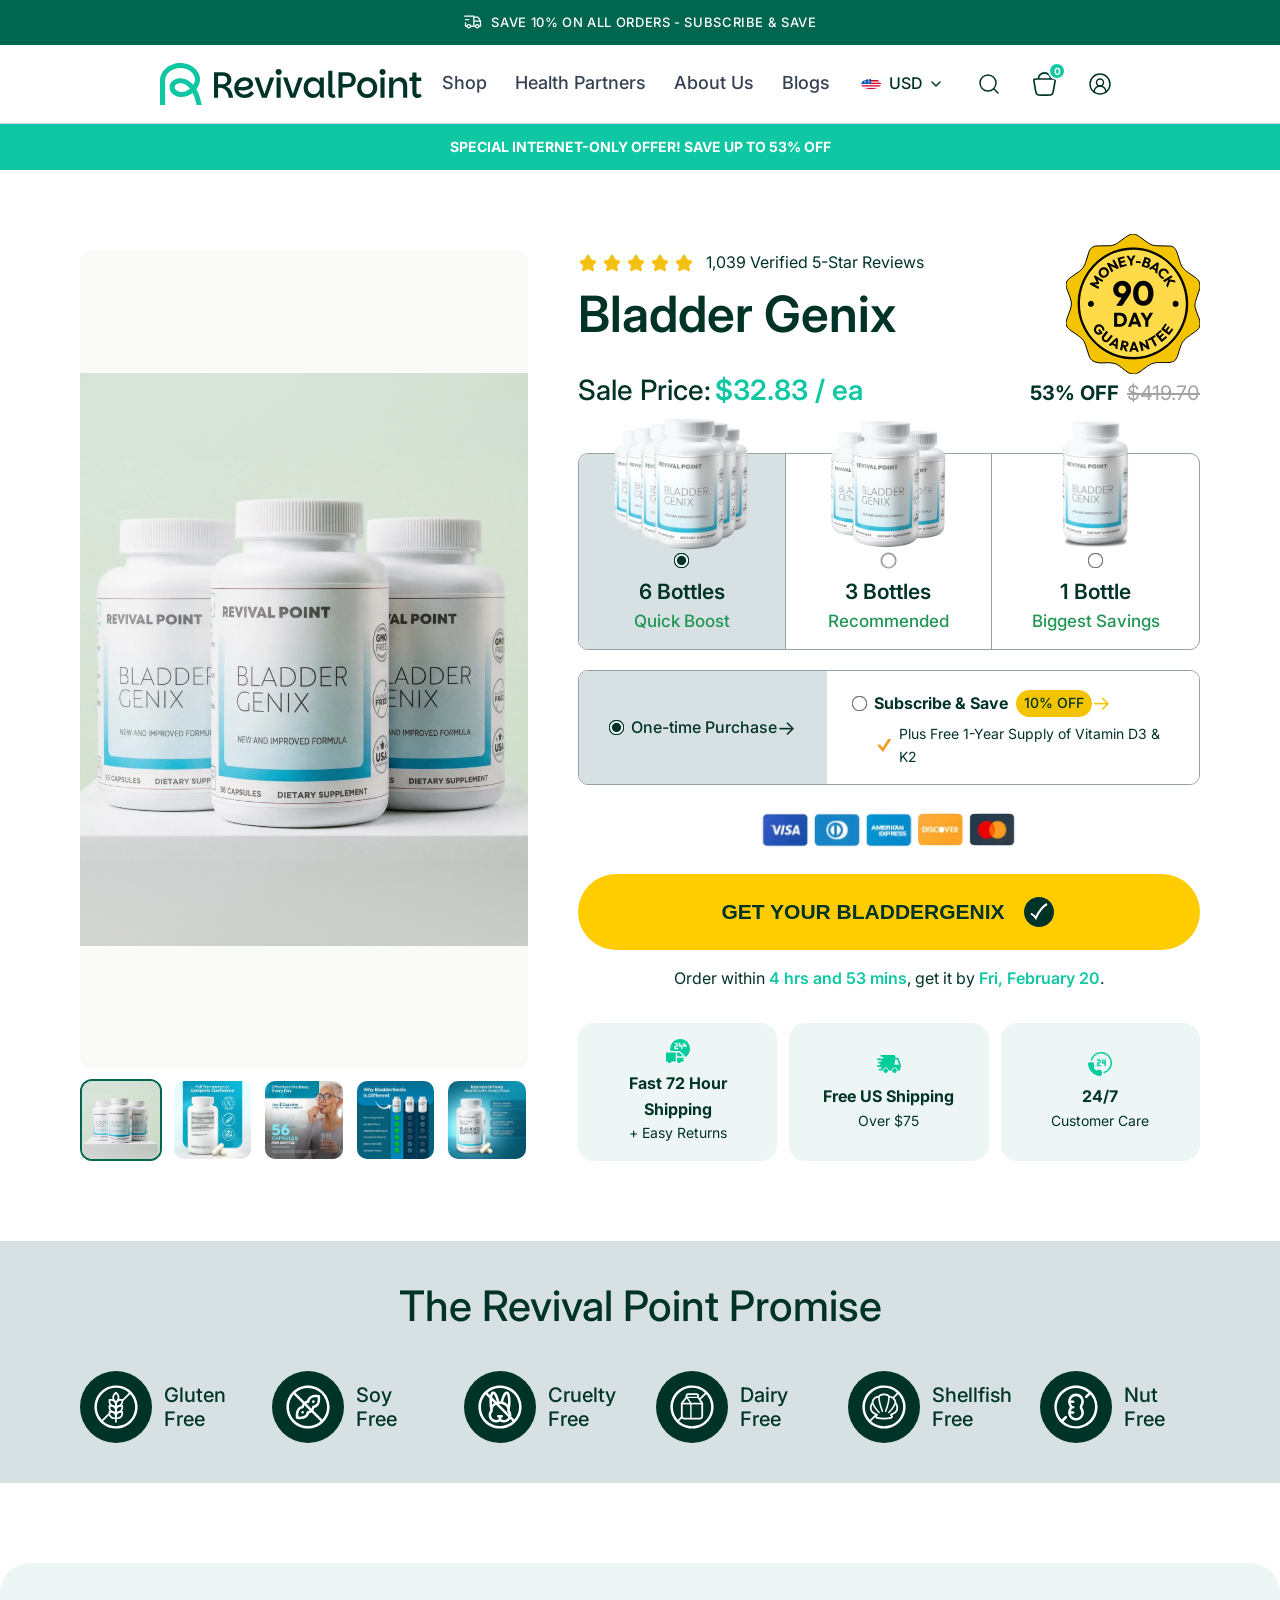
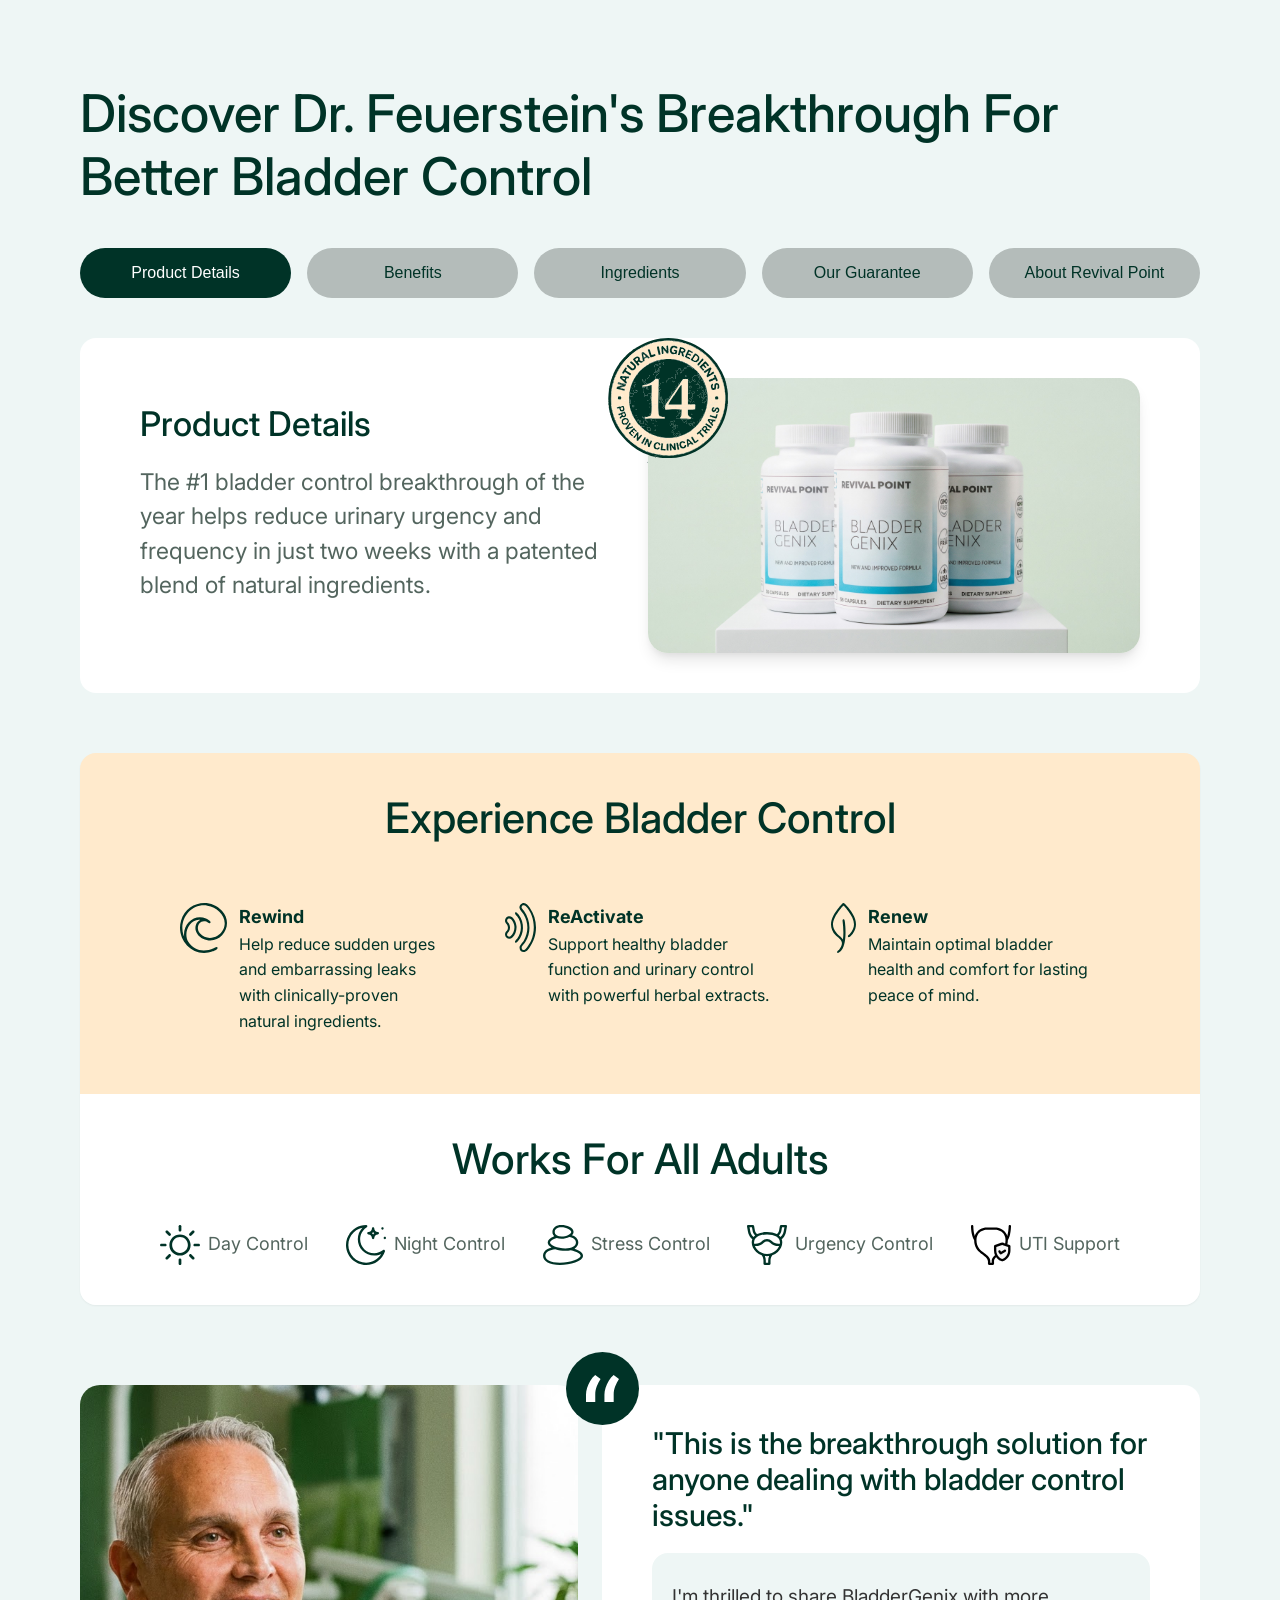
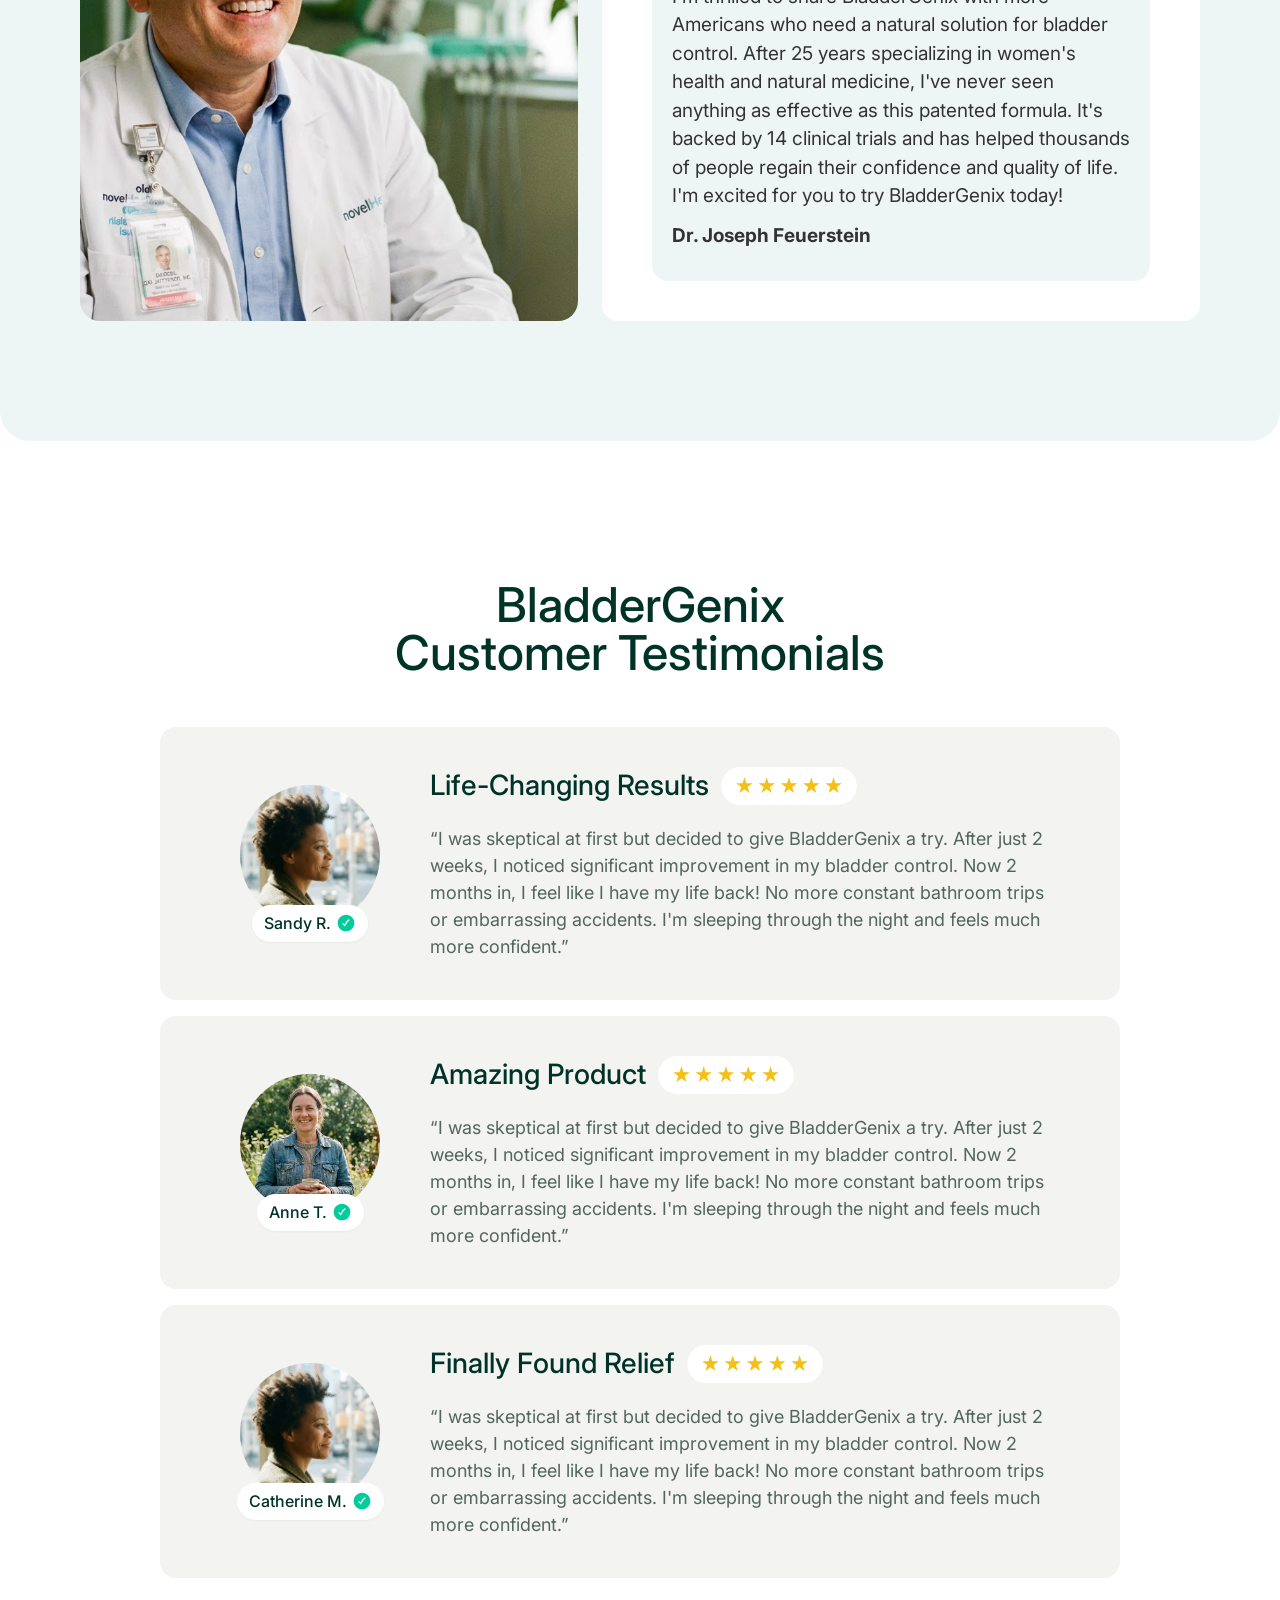
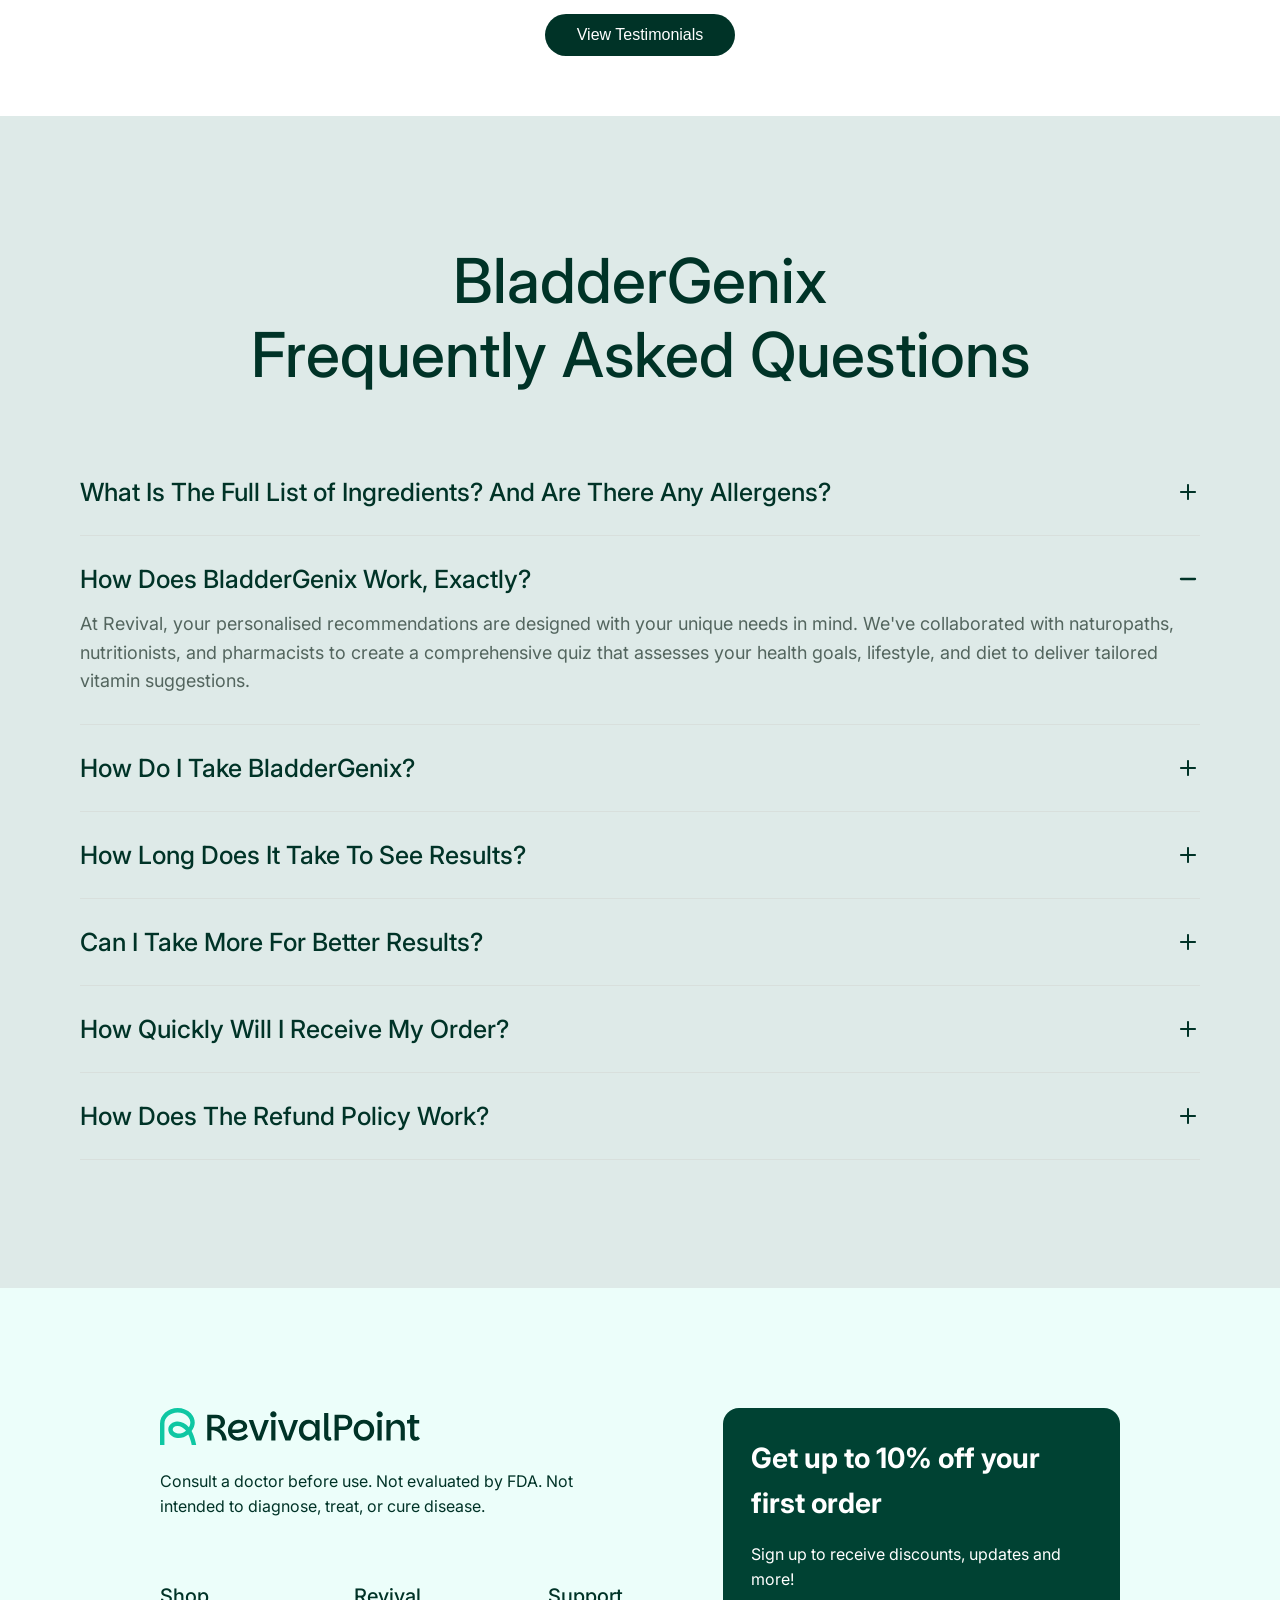
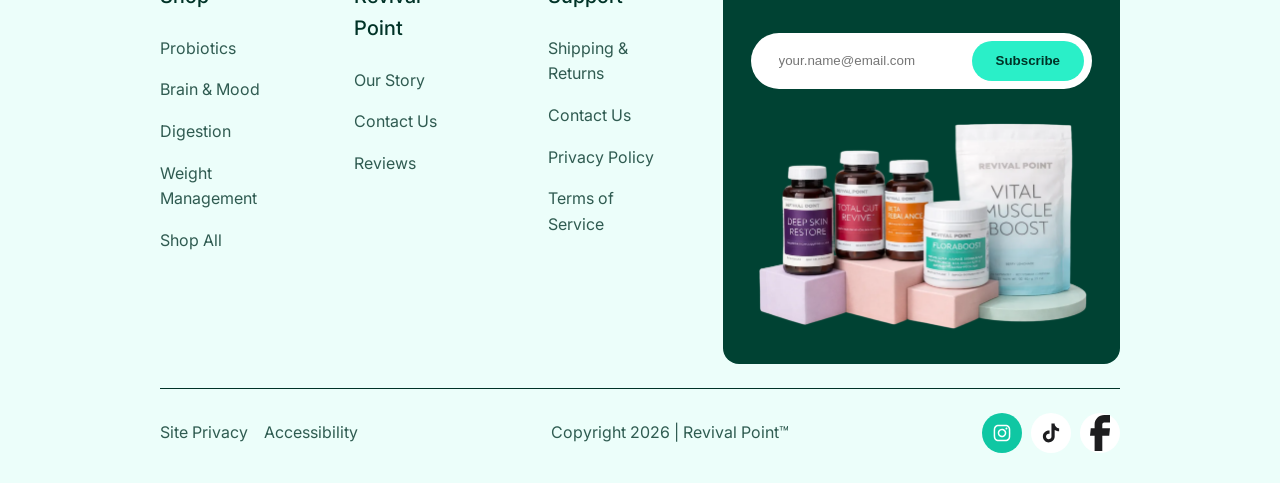
<file: index.html>
<!DOCTYPE html>
<html lang="en">

<head>
    <meta charset="UTF-8">
    <meta name="viewport" content="width=device-width, initial-scale=1.0">
    <title>BladderGenix | Premium Bladder Control Support</title>
    <meta name="description"
        content="Breakthrough natural formula for better bladder control. Reduce urgency and frequency in just two weeks.">
    <link rel="preconnect" href="https://fonts.googleapis.com">
    <link rel="preconnect" href="https://fonts.gstatic.com" crossorigin>
    <link href="https://fonts.googleapis.com/css2?family=Inter:wght@400;500;600;700&display=swap" rel="stylesheet">
    <link rel="stylesheet" href="style.css">
</head>

<body>

    <!-- Promotion Banner -->
    <div class="promo-banner">
        <div class="container flex justify-center items-center gap-sm">
            <img src="assets/imgFrame.svg" alt="" width="20" height="20">
            <span>SAVE 10% ON ALL ORDERS - SUBSCRIBE & SAVE</span>
        </div>
    </div>

    <!-- Navigation -->
    <nav class="navbar">
        <div class="container flex justify-between items-center">
            <div class="logo">
                <img src="assets/imgGroup1.svg" alt="BladderGenix Logo" height="42" width="262">
            </div>
            <div class="nav-links">
                <a href="#" class="nav-link">Shop</a>
                <a href="#" class="nav-link">Health Partners</a>
                <a href="#" class="nav-link">About Us</a>
                <a href="#" class="nav-link">Blogs</a>
            </div>
            <div class="nav-actions flex items-center gap-lg">
                <div class="currency flex items-center gap-sm" id="currencySelector">
                    <img src="assets/imgUnitedStates.svg" alt="" width="20" height="20" id="currentCurrencyFlag">
                    <span class="font-medium" id="currentCurrencyText">USD</span>
                    <svg class="dropdown-arrow" width="10" height="6" viewBox="0 0 10 6" fill="none" xmlns="http://www.w3.org/2000/svg">
                        <path d="M1 1L5 5L9 1" stroke="currentColor" stroke-width="1.5" stroke-linecap="round" stroke-linejoin="round"/>
                    </svg>
                    <div class="currency-dropdown" id="currencyDropdown">
                        <div class="currency-option" data-currency="USD" data-flag="assets/imgUnitedStates.svg">
                            <img src="assets/imgUnitedStates.svg" alt="" width="20" height="20">
                            <span>USD</span>
                        </div>
                        <div class="currency-option" data-currency="EUR" data-flag="assets/imgEuropeanUnion.svg">
                            <img src="assets/imgEuropeanUnion.svg" alt="" width="20" height="20">
                            <span>EUR</span>
                        </div>
                        <div class="currency-option" data-currency="GBP" data-flag="assets/imgUnitedKingdom.svg">
                            <img src="assets/imgUnitedKingdom.svg" alt="" width="20" height="20">
                            <span>GBP</span>
                        </div>
                        <div class="currency-option" data-currency="CAD" data-flag="assets/imgCanada.svg">
                            <img src="assets/imgCanada.svg" alt="" width="20" height="20">
                            <span>CAD</span>
                        </div>
                    </div>
                </div>
                <div class="action-icon" id="searchIcon">
                    <img src="assets/imgFrame2.svg" alt="Search" width="24" height="24">
                </div>
                <div class="action-icon cart-icon-wrapper" id="cartIcon">
                    <img src="assets/imgElements.svg" alt="Cart" width="24" height="24">
                    <span class="cart-count">0</span>
                </div>
                <div class="action-icon" id="profileIcon">
                    <img src="assets/imgFrame3.svg" alt="User" width="24" height="24">
                    <div class="profile-dropdown" id="profileDropdown">
                        <a href="#"><img src="assets/imgFrame3.svg" alt="" width="18" height="18"> My Account</a>
                        <a href="#"><img src="assets/imgFrame.svg" alt="" width="18" height="18"> Orders</a>
                        <hr>
                        <a href="#" style="color: #ff4d4d;">Logout</a>
                    </div>
                </div>
            </div>
            <!-- Hamburger Menu Icon -->
            <div class="hamburger-menu">
                <span></span>
                <span></span>
                <span></span>
            </div>

            <!-- Search Overlay (Header Only) -->
            <div class="search-overlay" id="searchOverlay">
                <div class="container flex items-center gap-lg">
                    <div class="search-input-wrapper flex-1">
                        <img src="assets/imgFrame2.svg" alt="" width="20" height="20">
                        <input type="text" placeholder="Search for products..." id="searchInput">
                    </div>
                    <button class="close-search" id="closeSearch">&times;</button>
                </div>
            </div>
        </div>
    </nav>

    <!-- Mobile Navigation Overlay -->
    <div id="mobileMenuOverlay" class="mobile-menu-overlay"></div>

    <div class="mobile-menu" id="mobileMenu">
        <div class="mobile-menu-header">
            <div class="logo">
                <img src="assets/imgFooterLogo.svg" alt="BladderGenix Logo" height="32" width="180"
                    style="filter: brightness(0) invert(1);">
            </div>
            <div class="close-menu" id="closeMenuBtn">
                <span></span>
                <span></span>
            </div>
        </div>
        <div class="mobile-nav-links">
            <a href="#" class="nav-link">Shop</a>
            <a href="#" class="nav-link">Health Partners</a>
            <a href="#" class="nav-link">About Us</a>
            <a href="#" class="nav-link">Blogs</a>
        </div>
        <div class="mobile-nav-actions">
            <div class="currency flex items-center gap-md" style="margin-bottom: 30px;" id="mobileCurrencySelector">
                <img src="assets/imgUnitedStates.svg" alt="" width="24" height="24" id="mobileCurrentCurrencyFlag">
                <span class="font-medium" style="font-size: 20px;" id="mobileCurrentCurrencyText">USD</span>
                <svg class="dropdown-arrow" width="12" height="8" viewBox="0 0 10 6" fill="none" xmlns="http://www.w3.org/2000/svg" style="filter: brightness(0) invert(1);">
                    <path d="M1 1L5 5L9 1" stroke="currentColor" stroke-width="1.5" stroke-linecap="round" stroke-linejoin="round"/>
                </svg>
            </div>
            <div class="flex gap-xl">
                <div class="action-item" id="mobileSearchIcon">
                    <img src="assets/imgFrame2.svg" alt="Search" width="28" height="28"
                        style="filter: brightness(0) invert(1);">
                </div>
                <div class="action-item" id="mobileCartIcon">
                    <img src="assets/imgElements.svg" alt="Cart" width="28" height="28"
                        style="filter: brightness(0) invert(1);">
                </div>
                <div class="action-item" id="mobileProfileIcon">
                    <img src="assets/imgFrame3.svg" alt="User" width="28" height="28"
                        style="filter: brightness(0) invert(1);">
                </div>
            </div>
        </div>
    </div>

    <!-- Offer Banner -->
    <div class="offer-banner">
        SPECIAL INTERNET-ONLY OFFER! SAVE UP TO 53% OFF
    </div>

    <!-- Main Content Section -->
    <main class="main-section container">
        <div class="product-main-container container flex gap-3xl flex-row-responsive reveal items-stretch" style="gap: 50px;">

            <!-- Product Gallery -->
            <section class="product-gallery animate-fade-in" style="width: 40%; flex-shrink: 0;">
                <div class="main-img-container">
                    <img src="assets/imgMainProductImage.png" alt="BladderGenix Main Product" id="mainImage" width="527"
                        height="527">
                </div>
                <div class="thumbnails">
                    <div class="thumb active"><img src="assets/imgMainProductImage.png" alt="" width="90" height="90">
                    </div>
                    <div class="thumb"><img src="assets/imgProductImage1.png" alt="" width="90" height="90"></div>
                    <div class="thumb"><img src="assets/imgProductImage3.png" alt="" width="90" height="90"></div>
                    <div class="thumb"><img src="assets/imgProductImage4.png" alt="" width="90" height="90"></div>
                    <div class="thumb"><img src="assets/imgProductImage6.png" alt="" width="90" height="90"></div>
                </div>
            </section>

            <!-- Product Info -->
            <section class="product-info animate-fade-in" style="animation-delay: 0.2s;">
                <div class="stars">
                    <img src="assets/imgFrame4.svg" alt="" width="20" height="20">
                    <img src="assets/imgFrame4.svg" alt="" width="20" height="20">
                    <img src="assets/imgFrame4.svg" alt="" width="20" height="20">
                    <img src="assets/imgFrame4.svg" alt="" width="20" height="20">
                    <img src="assets/imgFrame4.svg" alt="" width="20" height="20">
                    <span class="review-count">1,039 Verified 5-Star Reviews</span>
                </div>

                <div style="position: relative; margin-bottom: 24px;">
                    <h1 class="product-title" style="margin-bottom: 24px;">Bladder Genix</h1>
                    <img src="assets/imgLeftSecureOrderButton.svg" alt="90 Day Money Back Guarantee"
                        style="position: absolute; right: 0; top: -50px; width: 134px; height: auto;">
                </div>

                <div class="price-box flex justify-between items-center" style="width: 100%; margin-bottom: 24px;">
                    <div>
                        <span class="font-medium" style="font-size: 28px; color: var(--dark-green);">Sale Price:</span>
                        <span class="sale-price" style="font-size: 28px; color: var(--secondary-teal);">$32.83 /
                            ea</span>
                    </div>
                    <div class="flex items-center gap-sm">
                        <span class="font-bold" style="font-size: 20px; color: var(--dark-green);">53% OFF</span>
                        <span class="old-price"
                            style="font-size: 20px; color: #a2a2a2; text-decoration: line-through;">$419.70</span>
                    </div>
                </div>

                <!-- Subscription Selector -->
                <div class="subscription-grid">
                    <div class="sub-option active">
                        <img src="assets/imgBladderGenix.png" alt="6 Bottles">
                        <input type="radio" name="bottle-option" checked
                            style="margin-bottom: 8px; accent-color: var(--dark-green); transform: scale(1.2);">
                        <div class="sub-title">6 Bottles</div>
                        <div class="sub-tag">Quick Boost</div>
                    </div>
                    <div class="sub-option">
                        <img src="assets/imgBladderGenix1.png" alt="3 Bottles">
                        <input type="radio" name="bottle-option"
                            style="margin-bottom: 8px; accent-color: var(--dark-green); transform: scale(1.2);">
                        <div class="sub-title">3 Bottles</div>
                        <div class="sub-tag">Recommended</div>
                    </div>
                    <div class="sub-option">
                        <img src="assets/imgBladderGenix2.png" alt="1 Bottle">
                        <input type="radio" name="bottle-option"
                            style="margin-bottom: 8px; accent-color: var(--dark-green); transform: scale(1.2);">
                        <div class="sub-title">1 Bottle</div>
                        <div class="sub-tag">Biggest Savings</div>
                    </div>
                </div>

                <!-- Purchase Types -->
                <div class="purchase-options">
                    <div class="purchase-type one-time active">
                        <div class="flex items-center justify-between w-full">
                            <div class="flex items-center gap-sm">
                                <input type="radio" name="purchase-type" checked
                                    style="accent-color: var(--dark-green); transform: scale(1.2);">
                                <span class="font-medium">One-time Purchase</span>
                            </div>
                            <span style="color: var(--dark-green); font-size: 20px;">&rarr;</span>
                        </div>
                    </div>
                    <div class="purchase-type subscribe">
                        <div class="flex flex-col items-start w-full">
                            <div class="flex items-center justify-between w-full">
                                <div class="flex items-center gap-sm">
                                    <input type="radio" name="purchase-type"
                                        style="accent-color: var(--dark-green); transform: scale(1.2);">
                                    <span class="font-bold">Subscribe & Save</span>
                                    <span class="sub-tag"
                                        style="background: var(--accent-gold); color: var(--dark-green); padding: 2px 8px; border-radius: 40px; font-size: 14px;">10%
                                        OFF</span>
                                </div>
                                <span style="color: var(--accent-gold); font-size: 20px;">&rarr;</span>
                            </div>
                            <div class="text-sm flex items-center gap-sm" style="margin-top: 4px; padding-left: 24px;">
                                <img src="assets/imgOrangeCheckPng.png" alt="" width="14" height="14">
                                Plus Free 1-Year Supply of Vitamin D3 & K2
                            </div>
                        </div>
                    </div>
                </div>

                <div class="payment-methods flex justify-center w-full" style="margin-top: 24px;">
                    <img src="assets/imgLeftPaymentMethodsImage.png" alt="Payment Methods" height="32" width="260">
                </div>

                <button class="cta-button">
                    GET YOUR BLADDERGENIX
                    <img src="assets/imgFrame5.svg" alt="" width="36" height="36">
                </button>

                <p class="text-center text-md" style="margin-top: 16px; width: 100%;">
                    Order within <span style="color: var(--secondary-teal); font-weight: 600;">4 hrs and 53 mins</span>,
                    get it by <span style="color: var(--secondary-teal); font-weight: 600;">Fri, February 20</span>.
                </p>

                <!-- Shipping Perks -->
                <div class="flex gap-md" style="margin-top: 32px; width: 100%;">
                    <div class="perk-card flex-col items-center flex-1"
                        style="background: var(--light-teal); padding: 16px; border-radius: 16px; text-align: center;">
                        <img src="assets/imgVector4.svg" alt="" width="24" height="24">
                        <div class="perk-info">
                            <div class="font-bold" style="margin-top: 8px;">Fast 72 Hour Shipping</div>
                            <div class="text-sm">+ Easy Returns</div>
                        </div>
                    </div>
                    <div class="perk-card flex-col items-center flex-1"
                        style="background: var(--light-teal); padding: 16px; border-radius: 16px; text-align: center;">
                        <img src="assets/imgLayer2.svg" alt="" width="24" height="24">
                        <div class="perk-info">
                            <div class="font-bold" style="margin-top: 8px;">Free US Shipping</div>
                            <div class="text-sm">Over $75</div>
                        </div>
                    </div>
                    <div class="perk-card flex-col items-center flex-1"
                        style="background: var(--light-teal); padding: 16px; border-radius: 16px; text-align: center;">
                        <img src="assets/imgVector5.svg" alt="" width="24" height="24">
                        <div class="perk-info">
                            <div class="font-bold" style="margin-top: 8px;">24/7</div>
                            <div class="text-sm">Customer Care</div>
                        </div>
                    </div>
                </div>
            </section>
        </div>
    </main>

    <!-- Promise Section -->
    <section class="promise-section reveal">
        <div class="container">
            <h2 class="text-center" style="margin-bottom: 40px;">The Revival Point Promise</h2>
            <div class="icon-grid">
                <div class="icon-item">
                    <img src="assets/imgFooterIcon.svg" alt="" width="100" height="100">
                    <span class="font-medium">Gluten Free</span>
                </div>
                <div class="icon-item">
                    <img src="assets/imgFooterIcon1.svg" alt="" width="100" height="100">
                    <span class="font-medium">Soy Free</span>
                </div>
                <div class="icon-item">
                    <img src="assets/imgFooterIcon2.svg" alt="" width="100" height="100">
                    <span class="font-medium">Cruelty Free</span>
                </div>
                <div class="icon-item">
                    <img src="assets/imgFooterIcon3.svg" alt="" width="100" height="100">
                    <span class="font-medium">Dairy Free</span>
                </div>
                <div class="icon-item">
                    <img src="assets/imgFooterIcon4.svg" alt="" width="100" height="100">
                    <span class="font-medium">Shellfish Free</span>
                </div>
                <div class="icon-item">
                    <img src="assets/imgFooterIcon5.svg" alt="" width="100" height="100">
                    <span class="font-medium">Nut Free</span>
                </div>
            </div>
        </div>
    </section>

    <!-- Breakthrough Section (Tabbed) -->
    <section class="main-section container reveal discover-section"
        style="background: #eef6f5; padding: 120px 80px; border-radius: 30px; margin: 80px auto;">
        <h2 style="font-size: 52px; margin-bottom: 40px; max-width: 990px; color: var(--dark-green);">Discover Dr.
            Feuerstein's Breakthrough For Better Bladder Control</h2>

        <select class="mobile-breakthrough-tabs" id="mobileTabsSelect">
            <option value="tab-product">Product Details</option>
            <option value="tab-benefits">Benefits</option>
            <option value="tab-ingredients">Ingredients</option>
            <option value="tab-guarantee">Our Guarantee</option>
            <option value="tab-about">About Revival Point</option>
        </select>
        <div class="breakthrough-tabs">
            <button class="tab-btn active" data-target="tab-product">Product Details</button>
            <button class="tab-btn" data-target="tab-benefits">Benefits</button>
            <button class="tab-btn" data-target="tab-ingredients">Ingredients</button>
            <button class="tab-btn" data-target="tab-guarantee">Our Guarantee</button>
            <button class="tab-btn" data-target="tab-about">About Revival Point</button>
        </div>

        <div class="tab-content-container">
            <!-- Product Details Tab -->
            <div id="tab-product" class="tab-content active">
                <div class="flex gap-lg items-center flex-row-responsive"
                    style="background: var(--white); border-radius: 16px; padding: 40px 60px;">
                    <div style="flex: 1;">
                        <h3 style="font-size: 34px; margin-bottom: 20px;">Product Details</h3>
                        <p style="font-size: 23px; color: var(--gray-500); line-height: 1.5; margin-bottom: 24px;">The
                            #1 bladder control breakthrough of the year helps reduce urinary urgency and frequency in
                            just two weeks with a patented blend of natural ingredients.</p>
                    </div>
                    <div style="flex: 1; position: relative;">
                        <img src="assets/imgVector8.svg" alt="14 Clinical Trials"
                            style="position: absolute; top: -40px; left: -40px; width: 120px; height: auto; z-index: 10;">
                        <img src="assets/imgProductDetailsImage.png" alt="Breakthrough"
                            style="width: 100%; border-radius: 20px; box-shadow: var(--shadow-lg); object-fit: cover;"
                            width="600" height="366">
                    </div>
                </div>
            </div>

            <!-- Benefits Tab -->
            <div id="tab-benefits" class="tab-content">
                <div class="benefits-grid">
                    <div class="benefit-card">
                        <h3>Support Healthy Bladder Function</h3>
                        <p class="text-md">Clinically-proven blend of Horse Willow Extract, Three-Leaf Caper Extract,
                            Styrian Pumpkin Seed Extract, Soy Isoflavones, and Magnesium Glycinate helps reduce urinary
                            urgency and frequency while supporting optimal bladder control.</p>
                    </div>
                    <div class="benefit-card">
                        <h3>Helps Reduce Sudden Urges</h3>
                        <p class="text-md">Natural ingredients work together to support normal bladder-brain
                            communication and help reduce those sudden "need-to-go" urges.</p>
                    </div>
                    <div class="benefit-card">
                        <h3>Promotes All-Day Comfort</h3>
                        <p class="text-md">Premium herbal extracts provide comprehensive support for bladder health and
                            urinary function so you can live life with confidence.</p>
                    </div>
                </div>
            </div>

            <!-- Ingredients Tab -->
            <div id="tab-ingredients" class="tab-content">
                <div
                    style="background: var(--white); padding: 40px 60px; border-radius: 16px; display: flex; justify-content: center;">
                    <div class="supp-facts-box">
                        <h3 style="font-size: 39px; font-weight: 800; margin-bottom: 20px;">Supplement Facts</h3>
                        <div class="flex gap-md font-medium" style="margin-bottom: 12px;">
                            <span>Serving Size: 2 Capsules (1.6 g)</span>
                            <span>Servings Per Container: 28</span>
                        </div>
                        <div style="border-top: 6px solid var(--dark-green); margin-bottom: 12px;"></div>
                        <div class="supp-row font-bold">
                            <span>Amount Per Serving</span>
                            <div class="flex justify-between" style="width: 200px;">
                                <span>Amount</span>
                                <span>%DV</span>
                            </div>
                        </div>
                        <div style="border-top: 3px solid var(--dark-green);"></div>

                        <div class="supp-row">
                            <span>Vitamin D (as Cholecalciferol)</span>
                            <div class="flex justify-between" style="width: 200px; text-align: right;"><span>25
                                    mcg</span><span style="width: 50px;">125%</span></div>
                        </div>
                        <div class="supp-row">
                            <span>Vitamin B12 (as Methylcobalamin)</span>
                            <div class="flex justify-between" style="width: 200px; text-align: right;"><span>2.4
                                    mcg</span><span style="width: 50px;">100%</span></div>
                        </div>
                        <div class="supp-row">
                            <span>Magnesium (as Magnesium Oxide)</span>
                            <div class="flex justify-between" style="width: 200px; text-align: right;"><span>300
                                    mg</span><span style="width: 50px;">71%</span></div>
                        </div>
                        <div class="supp-row" style="border-bottom: none;">
                            <span>Zinc (as Zinc Glycinate)</span>
                            <div class="flex justify-between" style="width: 200px; text-align: right;"><span>8
                                    mg</span><span style="width: 50px;">73%</span></div>
                        </div>

                        <div style="border-top: 6px solid var(--dark-green); margin: 12px 0;"></div>

                        <div class="supp-row font-bold" style="border-bottom: none;">
                            <span>Proprietary Blend</span>
                            <div class="flex justify-between" style="width: 200px; text-align: right;"><span>700
                                    mg</span><span style="width: 50px;">†</span></div>
                        </div>
                        <div style="padding-bottom: 12px;">
                            <p class="text-md" style="line-height: 1.4;">Pumpkin Extract 10:1 (Seed), Soy Isoflavones
                                40% (Seed), Horsetail Extract (Whole Herb) (7% Silica), Three-Leaf Caper Extract (Bark)
                            </p>
                        </div>

                        <div style="border-top: 6px solid var(--dark-green); margin-bottom: 12px;"></div>
                        <p class="font-medium">** Daily Value (DV) not established.</p>
                    </div>
                </div>
            </div>

            <!-- Our Guarantee Tab -->
            <div id="tab-guarantee" class="tab-content">
                <div style="background: var(--white); padding: 40px 60px; border-radius: 16px;">
                    <div class="guarantee-box">
                        <img src="assets/imgLeftSecureOrderButton.svg" alt="90 Day Money Back Guarantee" width="188"
                            height="197" style="flex-shrink: 0;">
                        <div>
                            <h3 style="font-size: 37px; font-weight: 600; margin-bottom: 16px;">Our Guarantee<br>The
                                Revival Point 90-Day Guarantee</h3>
                            <p class="text-lg">Try BladderGenix risk-free with our 90-day money-back guarantee. If
                                you're not completely satisfied, simply contact us for a full refund - no questions
                                asked. We'll even send you a free bottle of another Revival Point product of your
                                choice!</p>
                        </div>
                    </div>
                </div>
            </div>

            <!-- About Revival Point Tab -->
            <div id="tab-about" class="tab-content">
                <div class="flex gap-xl" style="background: var(--white); padding: 40px 60px; border-radius: 16px;">
                    <div style="flex: 1;">
                        <h3 style="font-size: 37px; font-weight: 600; margin-bottom: 30px;">About Revival Point</h3>
                        <p class="text-lg" style="margin-bottom: 16px;">Dr. Joseph Feuerstein is a board-certified
                            physician specializing in women's health and natural medicine. He is also a professor of
                            Clinical Medicine at an Ivy League University and has been voted New York Magazine's Top
                            Doctor multiple years in a row.</p>
                        <p class="text-lg" style="margin-bottom: 16px;">In 2022, Dr. Feuerstein founded Revival Point to
                            focus on developing natural health solutions backed by rigorous scientific research. The
                            company is committed to using only the highest quality ingredients and maintaining
                            industry-leading manufacturing standards.</p>
                        <p class="text-lg">Revival Point formulates all products in FDA-registered, GMP-certified
                            facilities in the USA. Every batch undergoes thorough third-party testing to ensure purity,
                            potency and safety.</p>
                    </div>
                    <div style="flex: 1; border-radius: 20px; overflow: hidden; background: #d9d9d9;">
                        <img src="assets/imgProductImage.png" alt="Dr. Joseph Feuerstein"
                            style="width: 100%; height: 100%; object-fit: cover;">
                    </div>
                </div>
            </div>
        </div>

        <!-- Experience & Works for All Card -->
        <div style="border-radius: 16px; overflow: hidden; margin-top: 60px; box-shadow: var(--shadow-sm);">
            <!-- Experience -->
            <div style="background: #ffeacc; padding: 40px 80px;">
                <h2 class="text-center" style="margin-bottom: 40px; font-size: 42px;">Experience Bladder Control</h2>
                <div class="flex gap-lg items-start">
                    <div class="experience-card flex-1 flex gap-md items-start" style="padding: 20px;">
                        <img src="assets/imgVector9.svg" alt="" width="47" height="50">
                        <div>
                            <div class="font-bold text-lg">Rewind</div>
                            <p class="text-md">Help reduce sudden urges and embarrassing leaks with clinically-proven
                                natural ingredients.</p>
                        </div>
                    </div>
                    <div class="experience-card flex-1 flex gap-md items-start" style="padding: 20px;">
                        <img src="assets/imgVector10.svg" alt="" width="31" height="49">
                        <div>
                            <div class="font-bold text-lg">ReActivate</div>
                            <p class="text-md">Support healthy bladder function and urinary control with powerful herbal
                                extracts.</p>
                        </div>
                    </div>
                    <div class="experience-card flex-1 flex gap-md items-start" style="padding: 20px;">
                        <img src="assets/imgVector11.svg" alt="" width="25" height="50">
                        <div>
                            <div class="font-bold text-lg">Renew</div>
                            <p class="text-md">Maintain optimal bladder health and comfort for lasting peace of mind.
                            </p>
                        </div>
                    </div>
                </div>
            </div>
            <!-- Works For All Adults -->
            <div style="background: var(--white); padding: 40px 80px;">
                <h2 class="text-center" style="margin-bottom: 40px; font-size: 42px;">Works For All Adults</h2>
                <div class="flex gap-md justify-between items-center text-center">
                    <div class="flex gap-sm items-center"><img src="assets/imgVector12.svg" width="40" height="40"><span
                            class="text-lg" style="color: #53655e;">Day Control</span></div>
                    <div class="flex gap-sm items-center"><img src="assets/imgVector13.svg" width="40" height="40"><span
                            class="text-lg" style="color: #53655e;">Night Control</span></div>
                    <div class="flex gap-sm items-center"><img src="assets/imgVector14.svg" width="40" height="40"><span
                            class="text-lg" style="color: #53655e;">Stress Control</span></div>
                    <div class="flex gap-sm items-center"><img src="assets/imgVector15.svg" width="40" height="40"><span
                            class="text-lg" style="color: #53655e;">Urgency Control</span></div>
                    <div class="flex gap-sm items-center"><img src="assets/imgVector16.svg" width="40" height="40"><span
                            class="text-lg" style="color: #53655e;">UTI Support</span></div>
                </div>
            </div>
        </div>

        <!-- Dr. Feuerstein Quote Section -->
        <div class="flex gap-xl items-stretch" style="margin-top: 80px;">
            <div style="flex: 1; position: relative;">
                <img src="assets/imgProductImage.png" alt="Doctor"
                    style="width: 100%; height: 100%; object-fit: cover; border-radius: 20px;">
            </div>
            <div
                style="flex: 1; background: var(--white); padding: 40px 50px; border-radius: 16px; position: relative;">
                <img src="assets/imgBadge.svg" alt="Badge"
                    style="position: absolute; top: -33px; left: -36px; width: 73px; height: 73px;">
                <h3 style="font-size: 30px; margin-bottom: 20px; line-height: 1.2;">"This is the breakthrough solution
                    for anyone dealing with bladder control issues."</h3>
                <div style="background: #eef6f5; padding: 30px 20px; border-radius: 16px;">
                    <p style="font-size: 19px; line-height: 1.5; color: #333; margin-bottom: 10px;">I'm thrilled to
                        share BladderGenix with more Americans who need a natural solution for bladder control. After 25
                        years specializing in women's health and natural medicine, I've never seen anything as effective
                        as this patented formula. It's backed by 14 clinical trials and has helped thousands of people
                        regain their confidence and quality of life. I'm excited for you to try BladderGenix today!</p>
                    <p style="font-size: 19px; font-weight: bold; color: #333;">Dr. Joseph Feuerstein</p>
                </div>
            </div>
        </div>
    </section>

    <!-- Customer Testimonials -->
    <section style="background: var(--white); padding: 60px 80px; text-align: center; margin-top: 25px;">
        <h2 style="font-size: 48px; margin-bottom: 50px; line-height: 1;">BladderGenix <br> Customer Testimonials</h2>
        <div class="flex flex-col gap-lg items-center container">
            <!-- Testimonial 1 -->
            <div
                style="background: #f3f3f1; border-radius: 16px; padding: 40px 70px; display: flex; gap: 40px; align-items: center; width: 100%; text-align: left;">
                <div style="display: flex; flex-direction: column; align-items: center; min-width: 160px;">
                    <img src="assets/imgTestimonialImage.png" alt="Sandy R."
                        style="width: 140px; height: 140px; border-radius: 50%; object-fit: cover; margin-bottom: -20px; position: relative; z-index: 1;">
                    <div
                        style="background: var(--white); padding: 6px 12px; border-radius: 60px; display: flex; align-items: center; gap: 5px; position: relative; z-index: 2; box-shadow: var(--shadow-sm);">
                        <span style="font-weight: 500;">Sandy R.</span>
                        <img src="assets/imgFrame6.svg" width="20" height="20">
                    </div>
                </div>
                <div style="flex: 1;">
                    <div class="flex items-center gap-md" style="margin-bottom: 20px;">
                        <h3 style="font-size: 28px; margin: 0;">Life-Changing Results</h3>
                        <img src="assets/imgBadge1.svg" style="height: 38px; width: auto; object-fit: contain;">
                    </div>
                    <p style="font-size: 18px; color: var(--gray-500); line-height: 1.5;">“I was skeptical at first but
                        decided to give BladderGenix a try. After just 2 weeks, I noticed significant improvement in my
                        bladder control. Now 2 months in, I feel like I have my life back! No more constant bathroom
                        trips or embarrassing accidents. I'm sleeping through the night and feels much more confident.”
                    </p>
                </div>
            </div>
            <!-- Testimonial 2 -->
            <div
                style="background: #f3f3f1; border-radius: 16px; padding: 40px 70px; display: flex; gap: 40px; align-items: center; width: 100%; text-align: left;">
                <div style="display: flex; flex-direction: column; align-items: center; min-width: 160px;">
                    <img src="assets/imgTestimonialImage1.png" alt="Anne T."
                        style="width: 140px; height: 140px; border-radius: 50%; object-fit: cover; margin-bottom: -20px; position: relative; z-index: 1;">
                    <div
                        style="background: var(--white); padding: 6px 12px; border-radius: 60px; display: flex; align-items: center; gap: 5px; position: relative; z-index: 2; box-shadow: var(--shadow-sm);">
                        <span style="font-weight: 500;">Anne T.</span>
                        <img src="assets/imgFrame6.svg" width="20" height="20">
                    </div>
                </div>
                <div style="flex: 1;">
                    <div class="flex items-center gap-md" style="margin-bottom: 20px;">
                        <h3 style="font-size: 28px; margin: 0;">Amazing Product</h3>
                        <img src="assets/imgBadge1.svg" style="height: 38px; width: auto; object-fit: contain;">
                    </div>
                    <p style="font-size: 18px; color: var(--gray-500); line-height: 1.5;">“I was skeptical at first but
                        decided to give BladderGenix a try. After just 2 weeks, I noticed significant improvement in my
                        bladder control. Now 2 months in, I feel like I have my life back! No more constant bathroom
                        trips or embarrassing accidents. I'm sleeping through the night and feels much more confident.”
                    </p>
                </div>
            </div>
            <!-- Testimonial 3 -->
            <div
                style="background: #f3f3f1; border-radius: 16px; padding: 40px 70px; display: flex; gap: 40px; align-items: center; width: 100%; text-align: left;">
                <div style="display: flex; flex-direction: column; align-items: center; min-width: 160px;">
                    <img src="assets/imgTestimonialImage.png" alt="Sandy R."
                        style="width: 140px; height: 140px; border-radius: 50%; object-fit: cover; margin-bottom: -20px; position: relative; z-index: 1;">
                    <div
                        style="background: var(--white); padding: 6px 12px; border-radius: 60px; display: flex; align-items: center; gap: 5px; position: relative; z-index: 2; box-shadow: var(--shadow-sm);">
                        <span style="font-weight: 500;">Catherine M.</span>
                        <img src="assets/imgFrame6.svg" width="20" height="20">
                    </div>
                </div>
                <div style="flex: 1;">
                    <div class="flex items-center gap-md" style="margin-bottom: 20px;">
                        <h3 style="font-size: 28px; margin: 0;">Finally Found Relief</h3>
                        <img src="assets/imgBadge1.svg" style="height: 38px; width: auto; object-fit: contain;">
                    </div>
                    <p style="font-size: 18px; color: var(--gray-500); line-height: 1.5;">“I was skeptical at first but
                        decided to give BladderGenix a try. After just 2 weeks, I noticed significant improvement in my
                        bladder control. Now 2 months in, I feel like I have my life back! No more constant bathroom
                        trips or embarrassing accidents. I'm sleeping through the night and feels much more confident.”
                    </p>
                </div>
            </div>

            <button class="cta-button"
                style="width: auto; padding: 12px 32px; background: var(--dark-green); color: var(--white); margin-top: 20px; font-weight: 500; font-size: 16px;">View
                Testimonials</button>
        </div>
    </section>

    <!-- FAQ Section -->
    <section class="faq-section reveal">
        <div class="container">
            <h2 class="text-center" style="font-size: 62px; margin-bottom: 56px;">BladderGenix <br> Frequently Asked
                Questions</h2>
            <div class="faq-container">
                <div class="faq-item">
                    <div class="faq-question">
                        <h3>What Is The Full List of Ingredients? And Are There Any Allergens?</h3>
                        <img src="assets/imgUPlus.svg" alt="" width="24" height="24">
                    </div>
                    <div class="faq-answer">
                        BladderGenix contains a patented blend of natural ingredients proven in clinical trials. It is
                        free from gluten, soy, dairy, and common allergens.
                    </div>
                </div>
                <div class="faq-item active">
                    <div class="faq-question">
                        <h3>How Does BladderGenix Work, Exactly?</h3>
                        <img src="assets/imgMinus.svg" alt="" width="24" height="24">
                    </div>
                    <div class="faq-answer">
                        At Revival, your personalised recommendations are designed with your unique needs in mind. We've
                        collaborated with naturopaths, nutritionists, and pharmacists to create a comprehensive quiz
                        that assesses your health goals, lifestyle, and diet to deliver tailored vitamin suggestions.
                    </div>
                </div>
                <div class="faq-item">
                    <div class="faq-question">
                        <h3>How Do I Take BladderGenix?</h3>
                        <img src="assets/imgUPlus.svg" alt="" width="24" height="24">
                    </div>
                    <div class="faq-answer">
                        Follow the recommended dosage on the bottle for optimal results. Take 2 capsules daily.
                    </div>
                </div>
                <div class="faq-item">
                    <div class="faq-question">
                        <h3>How Long Does It Take To See Results?</h3>
                        <img src="assets/imgUPlus.svg" alt="" width="24" height="24">
                    </div>
                    <div class="faq-answer">
                        Many users report feeling a difference in as little as 2 weeks, with optimal results after 2
                        months of consistent use.
                    </div>
                </div>
                <div class="faq-item">
                    <div class="faq-question">
                        <h3>Can I Take More For Better Results?</h3>
                        <img src="assets/imgUPlus.svg" alt="" width="24" height="24">
                    </div>
                    <div class="faq-answer">
                        We recommend sticking to the suggested serving size of 2 capsules per day unless otherwise
                        advised by your healthcare practitioner.
                    </div>
                </div>
                <div class="faq-item">
                    <div class="faq-question">
                        <h3>How Quickly Will I Receive My Order?</h3>
                        <img src="assets/imgUPlus.svg" alt="" width="24" height="24">
                    </div>
                    <div class="faq-answer">
                        Orders typically ship within 72 hours and arrive within 3-5 business days for US customers.
                    </div>
                </div>
                <div class="faq-item">
                    <div class="faq-question">
                        <h3>How Does The Refund Policy Work?</h3>
                        <img src="assets/imgUPlus.svg" alt="" width="24" height="24">
                    </div>
                    <div class="faq-answer">
                        We offer a 90-day money-back guarantee. If you're not satisfied, simply contact our support team
                        for a full refund.
                    </div>
                </div>
            </div>
        </div>
    </section>

    <!-- Footer -->
    <footer class="footer reveal">
        <div class="container footer-content">
            <div class="footer-top">
                <div style="display: flex; flex-direction: column; gap: 60px;">
                    <div class="footer-logo-area" style="max-width: 500px;">
                        <img src="assets/imgFooterLogo.svg" alt="Revival Point" width="260" height="36"
                            style="margin-bottom: 24px;">
                        <p>Consult a doctor before use. Not evaluated by FDA. Not intended to diagnose, treat, or cure
                            disease.</p>
                    </div>
                    <div class="footer-links-grid" style="flex: none;">
                        <div class="footer-link-group">
                            <h4>Shop</h4>
                            <ul>
                                <li><a href="#">Probiotics</a></li>
                                <li><a href="#">Brain & Mood</a></li>
                                <li><a href="#">Digestion</a></li>
                                <li><a href="#">Weight Management</a></li>
                                <li><a href="#">Shop All</a></li>
                            </ul>
                        </div>
                        <div class="footer-link-group">
                            <h4>Revival Point</h4>
                            <ul>
                                <li><a href="#">Our Story</a></li>
                                <li><a href="#">Contact Us</a></li>
                                <li><a href="#">Reviews</a></li>
                            </ul>
                        </div>
                        <div class="footer-link-group">
                            <h4>Support</h4>
                            <ul>
                                <li><a href="#">Shipping & Returns</a></li>
                                <li><a href="#">Contact Us</a></li>
                                <li><a href="#">Privacy Policy</a></li>
                                <li><a href="#">Terms of Service</a></li>
                            </ul>
                        </div>
                    </div>
                </div>
                <div class="footer-newsletter">
                    <h4>Get up to 10% off your first order</h4>
                    <p>Sign up to receive discounts, updates and more!</p>
                    <div class="newsletter-input">
                        <input type="email" placeholder="your.name@email.com">
                        <button class="newsletter-btn">Subscribe</button>
                    </div>
                    <img src="assets/imgFooterPromoImage.png" alt="Promo"
                        style="margin-top: 24px; width: 100%; border-radius: 12px;">
                </div>
            </div>
            <div class="footer-bottom">
                <div class="flex gap-lg">
                    <span>Site Privacy</span>
                    <span>Accessibility</span>
                </div>
                <p>Copyright 2026 | Revival Point™</p>
                <div class="social-links">
                    <div class="social-btn primary"><img src="assets/imgUInstagram.svg" alt="" width="20" height="20">
                    </div>
                    <div class="social-btn"><img src="assets/imgSvgexport10.svg" alt="" width="20" height="20"></div>
                    <div class="social-btn"><img src="assets/imgFacebook.svg" alt="" width="20" height="20"></div>
                </div>
            </div>
        </div>
    </footer>

    </footer>

    <!-- Cart Drawer -->
    <div class="cart-drawer-overlay" id="cartOverlay"></div>
    <div class="cart-drawer" id="cartDrawer">
        <div class="cart-header">
            <h3>Your Cart (<span class="cart-count-display">0</span>)</h3>
            <button class="close-cart" id="closeCart">&times;</button>
        </div>
        <div class="cart-items" id="cartItems">
            <div class="empty-cart-message">
                <img src="assets/imgElements.svg" alt="" width="60" height="60" style="opacity: 0.2; margin-bottom: 20px;">
                <p>Your cart is empty</p>
                <button class="cta-button" style="width: auto; padding: 12px 30px; margin-top: 20px;">Shop Now</button>
            </div>
        </div>
        <div class="cart-footer">
            <div class="cart-total flex justify-between">
                <span class="font-bold">Subtotal</span>
                <span class="font-bold" id="cartSubtotal">$0.00</span>
            </div>
            <p class="text-sm" style="margin: 10px 0 20px; color: var(--gray-500);">Shipping and taxes calculated at checkout</p>
            <button class="cta-button">Checkout Now</button>
        </div>
    </div>

    <script>
        document.getElementById('mobileTabsSelect')?.addEventListener('change', function (e) {
            document.querySelectorAll('.tab-content').forEach(function (el) {
                el.classList.remove('active');
            });
            document.getElementById(e.target.value).classList.add('active');
        });

        // Mobile Footer Accordion Logic
        document.querySelectorAll('.footer-link-group h4').forEach(function (header) {
            header.addEventListener('click', function () {
                if (window.innerWidth <= 768) {
                    this.parentElement.classList.toggle('active');
                }
            });
        });

        // Mobile Menu Logic
        const hamburger = document.querySelector('.hamburger-menu');
        const mobileMenu = document.getElementById('mobileMenu');
        const closeBtn = document.getElementById('closeMenuBtn');
        const menuOverlay = document.getElementById('mobileMenuOverlay');

        function toggleMenu(show) {
            if (show) {
                mobileMenu.classList.add('active');
                menuOverlay.classList.add('active');
                document.body.style.overflow = 'hidden';
            } else {
                mobileMenu.classList.remove('active');
                menuOverlay.classList.remove('active');
                document.body.style.overflow = '';
            }
        }

        if (hamburger) {
            hamburger.addEventListener('click', () => toggleMenu(true));
        }

        if (closeBtn) {
            closeBtn.addEventListener('click', () => toggleMenu(false));
        }

        if (menuOverlay) {
            menuOverlay.addEventListener('click', () => toggleMenu(false));
        }

        // Close menu when clicking on a link
        document.querySelectorAll('.mobile-nav-links .nav-link').forEach(link => {
            link.addEventListener('click', () => toggleMenu(false));
        });
    </script>
    <script src="script.js"></script>
</body>

</html>
</file>
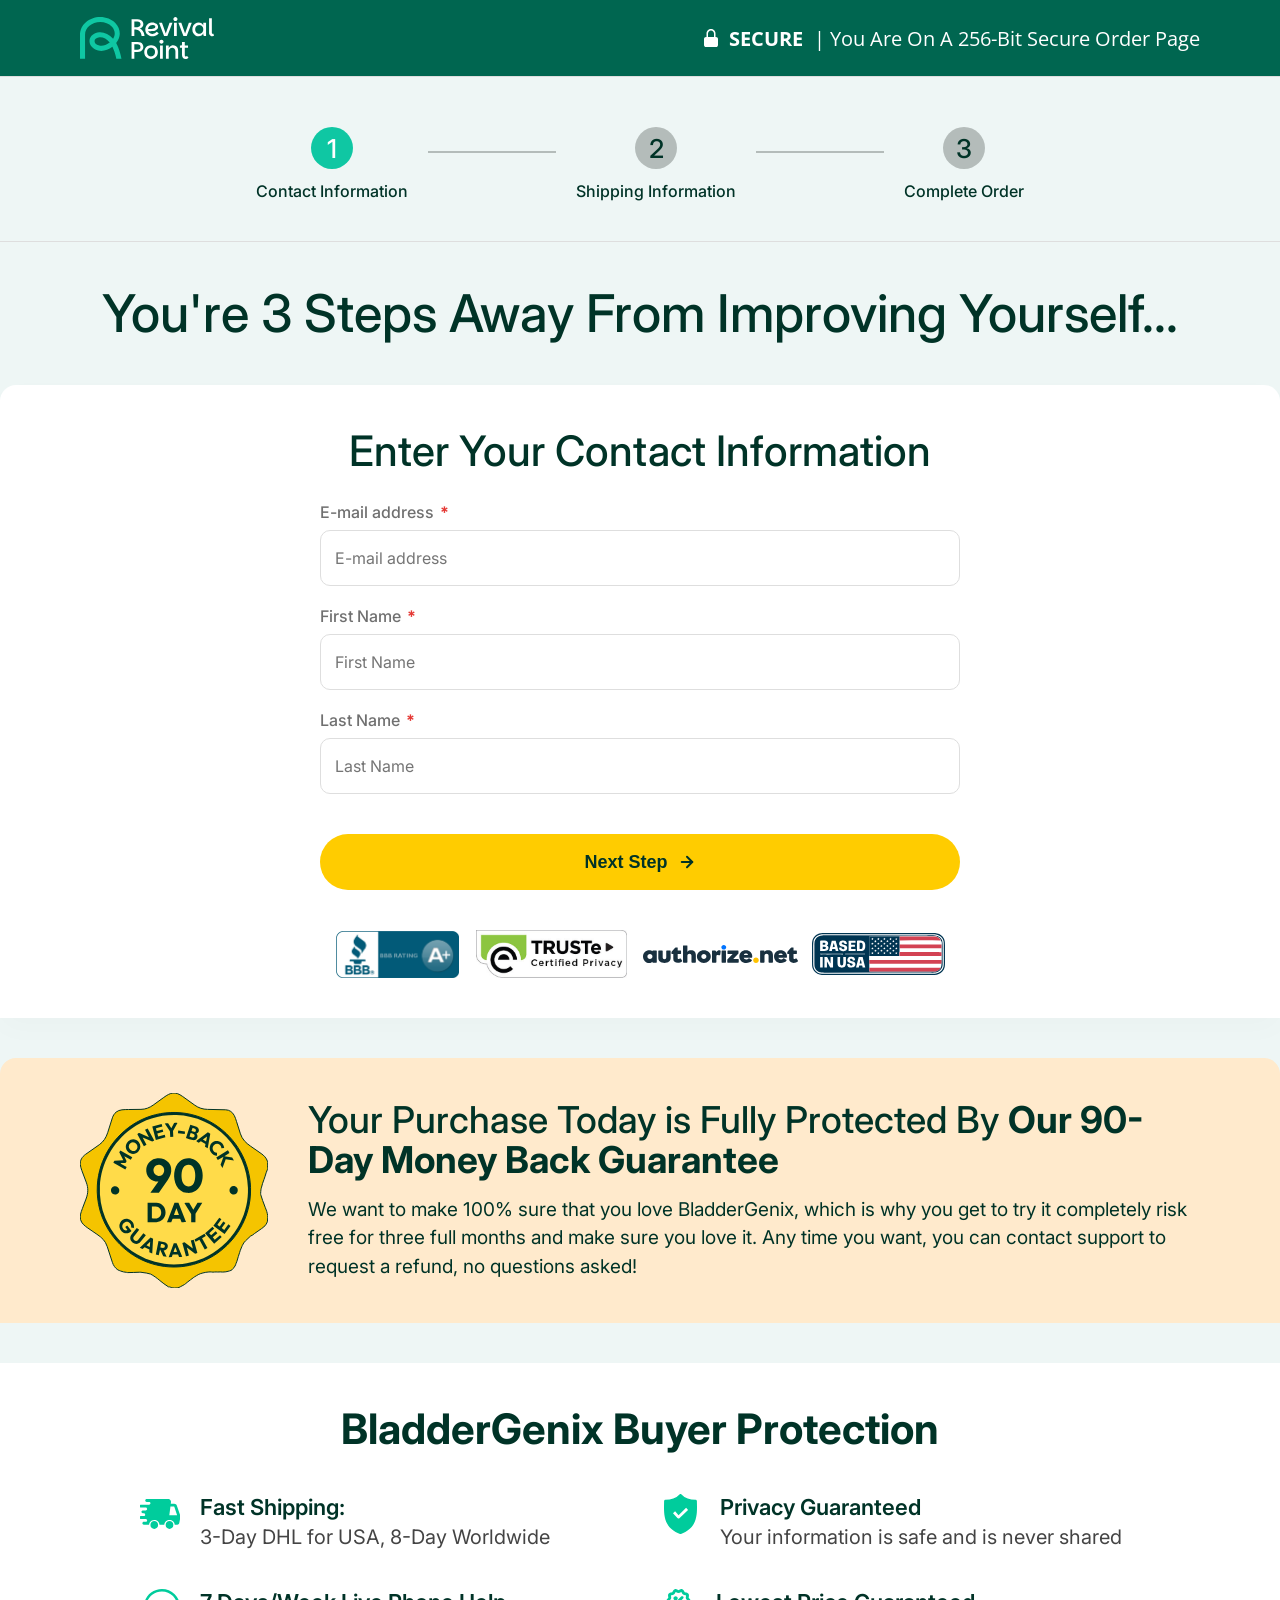
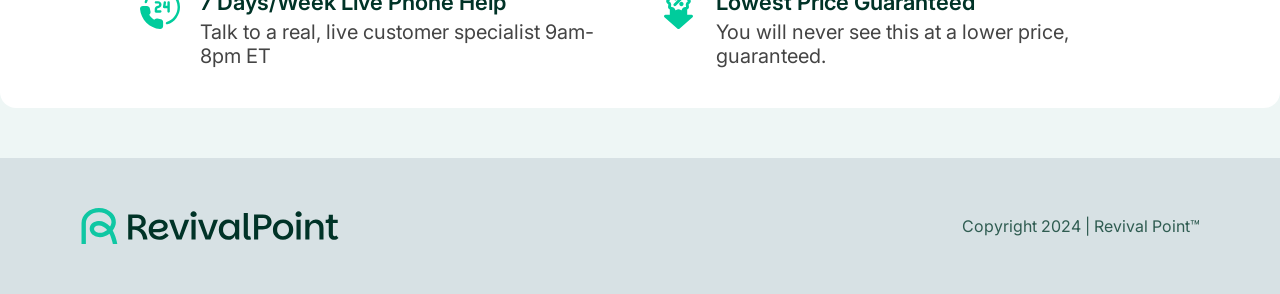
<file: checkout.html>
<!DOCTYPE html>
<html lang="en">
<head>
    <meta charset="UTF-8">
    <meta name="viewport" content="width=device-width, initial-scale=1.0">
    <title>Checkout | BladderGenix</title>
    <link rel="stylesheet" href="checkout.css">
    <link rel="preconnect" href="https://fonts.googleapis.com">
    <link rel="preconnect" href="https://fonts.gstatic.com" crossorigin>
    <link href="https://fonts.googleapis.com/css2?family=Inter:wght@400;500;600;700&family=Open+Sans:wght@400;600;700&display=swap" rel="stylesheet">
</head>
<body>

    <!-- Promotion Banner -->
    <div class="promo-banner">
        <div class="promo-container">
            <img src="assets/imgPromoLogo.svg" alt="Revival Point Logo" class="promo-logo">
            <div class="secure-info">
                <img src="assets/imgLockIcon.svg" alt="Lock" class="secure-icon">
                <span class="secure-text">SECURE</span>
                <span class="secure-desc">| You Are On A 256-Bit Secure Order Page</span>
            </div>
        </div>
    </div>

    <!-- Main Checkout Area -->
    <main class="checkout-main">
        
        <!-- Step Indicators -->
        <div class="steps-container">
            <div class="step-item active" id="indicator-1">
                <div class="step-icon">1</div>
                <p>Contact Information</p>
            </div>
            <div class="step-line"></div>
            <div class="step-item" id="indicator-2">
                <div class="step-icon">2</div>
                <p>Shipping Information</p>
            </div>
            <div class="step-line"></div>
            <div class="step-item" id="indicator-3">
                <div class="step-icon">3</div>
                <p>Complete Order</p>
            </div>
        </div>

        <h1 class="checkout-heading">You're 3 Steps Away From Improving Yourself...</h1>

        <div class="checkout-content">
            
            <!-- FORM SECTION -->
            <div class="form-section">
                <!-- STEP 1: Contact Info -->
                <div id="step-1" class="checkout-step active">
                    <h2>Enter Your Contact Information</h2>
                    <div class="input-group">
                        <label>E-mail address <span class="required">*</span></label>
                        <input type="email" placeholder="E-mail address" required>
                    </div>
                    <div class="input-group">
                        <label>First Name <span class="required">*</span></label>
                        <input type="text" placeholder="First Name" required>
                    </div>
                    <div class="input-group">
                        <label>Last Name <span class="required">*</span></label>
                        <input type="text" placeholder="Last Name" required>
                    </div>
                    <button class="next-btn" onclick="validateAndProceed(1, 2)">Next Step <svg width="18" height="18" viewBox="0 0 18 18" fill="none" xmlns="http://www.w3.org/2000/svg"><path d="M3.75 9H14.25" stroke="#003327" stroke-width="2" stroke-linecap="round" stroke-linejoin="round"/><path d="M9 3.75L14.25 9L9 14.25" stroke="#003327" stroke-width="2" stroke-linecap="round" stroke-linejoin="round"/></svg></button>
                </div>

                <!-- STEP 2: Shipping Info -->
                <div id="step-2" class="checkout-step">
                    <h2>Enter Your Billing Information</h2>
                    <div class="input-group">
                        <label>First Name <span class="required">*</span></label>
                        <input type="text" placeholder="First Name" required>
                    </div>
                    <div class="input-group">
                        <label>Last Name <span class="required">*</span></label>
                        <input type="text" placeholder="Last Name" required>
                    </div>
                    <div class="input-group">
                        <label>Phone Number <span class="required">*</span></label>
                        <input type="tel" inputmode="numeric" pattern="[0-9]*" placeholder="Phone Number" required>
                    </div>
                    
                    <h3 class="subsection-label">Address Information</h3>
                    <div class="input-group">
                        <label>Address <span class="required">*</span></label>
                        <input type="text" placeholder="Address" required>
                    </div>
                    <div class="input-group">
                        <label>Apartment, Suite, etc</label>
                        <input type="text" placeholder="Apartment, Suite, etc">
                    </div>
                    
                    <div class="input-row">
                        <div class="input-group half">
                            <label>Country <span class="required">*</span></label>
                            <select required>
                                <option value="">Select Country</option>
                                <option value="US" selected>United States</option>
                            </select>
                        </div>
                        <div class="input-group half">
                            <label>State <span class="required">*</span></label>
                            <select required>
                                <option value="">Select State</option>
                                <option>Alabama</option><option>Alaska</option><option>Arizona</option><option>Arkansas</option><option>California</option><option>Colorado</option><option>Connecticut</option><option>Delaware</option><option>Florida</option><option>Georgia</option><option>Hawaii</option><option>Idaho</option><option>Illinois</option><option>Indiana</option><option>Iowa</option><option>Kansas</option><option>Kentucky</option><option>Louisiana</option><option>Maine</option><option>Maryland</option><option>Massachusetts</option><option>Michigan</option><option>Minnesota</option><option>Mississippi</option><option>Missouri</option><option>Montana</option><option>Nebraska</option><option>Nevada</option><option>New Hampshire</option><option>New Jersey</option><option>New Mexico</option><option>New York</option><option>North Carolina</option><option>North Dakota</option><option>Ohio</option><option>Oklahoma</option><option>Oregon</option><option>Pennsylvania</option><option>Rhode Island</option><option>South Carolina</option><option>South Dakota</option><option>Tennessee</option><option>Texas</option><option>Utah</option><option>Vermont</option><option>Virginia</option><option>Washington</option><option>West Virginia</option><option>Wisconsin</option><option>Wyoming</option>
                            </select>
                        </div>
                    </div>
                    
                    <div class="input-row">
                        <div class="input-group half">
                            <label>City <span class="required">*</span></label>
                            <input type="text" placeholder="City" required>
                        </div>
                        <div class="input-group half">
                            <label>Zip Code <span class="required">*</span></label>
                            <input type="tel" inputmode="numeric" pattern="[0-9]*" placeholder="Zip Code" maxlength="10" required>
                        </div>
                    </div>
                    
                    <div class="checkbox-group">
                        <input type="checkbox" id="same-shipping">
                        <label for="same-shipping">Shipping address same as billing?</label>
                    </div>
                    <div class="checkbox-group">
                        <input type="checkbox" id="text-alerts">
                        <label for="text-alerts">Join Revival Point text alerts to get the latest discounts, order updates, and special offers**</label>
                    </div>
                    <p class="text-alert-disclaimer">**By checking this box, you agree to receive recurring automated marketing text messages (e.g. AI content, cart reminders) from Revival Point LLC at the number you provide. Consent not a condition of purchase. We may share info with service providers per our Privacy Policy. Reply HELP for help &amp; STOP to cancel. Msg frequency varies. Msg &amp; data rates may apply. By checking this box, you also agree to our <a href="#">Terms (incl. arbitration)</a> &amp; <a href="#">Privacy Policy</a>.</p>

                    <button class="next-btn" onclick="validateAndProceed(2, 3)">Next Step <svg width="18" height="18" viewBox="0 0 18 18" fill="none" xmlns="http://www.w3.org/2000/svg"><path d="M3.75 9H14.25" stroke="#003327" stroke-width="2" stroke-linecap="round" stroke-linejoin="round"/><path d="M9 3.75L14.25 9L9 14.25" stroke="#003327" stroke-width="2" stroke-linecap="round" stroke-linejoin="round"/></svg></button>
                    <button class="back-btn" onclick="goToStep(1)">Back to Contact Info</button>
                </div>

                <!-- STEP 3: Complete Order -->
                <div id="step-3" class="checkout-step">
                    <h2>Confirm Your Payment Info</h2>
                    
                    <div class="payment-container">
                        <div class="secure-server-box">
                            <p>Your order will be processed on our 256-bit secure server</p>
                            <img src="assets/imgLockIcon.svg" alt="Lock">
                        </div>
                        
                        <div class="payment-fields">
                            <div class="input-group">
                                <label>Card Number <span class="required">*</span></label>
                                <div class="card-input-wrapper">
                                    <img src="assets/imgCardIcon.svg" alt="Card" class="card-icon">
                                    <input type="tel" inputmode="numeric" pattern="[0-9 ]*" placeholder="0020 0230 0403 0459" maxlength="19" required>
                                </div>
                            </div>
                            
                            <div class="input-row">
                                <div class="input-group half">
                                    <label>Exp Month <span class="required">*</span></label>
                                    <select required>
                                        <option value="">Exp Month</option>
                                        <option>01</option><option>02</option><option>03</option><option>04</option><option>05</option><option>06</option><option>07</option><option>08</option><option>09</option><option>10</option><option>11</option><option>12</option>
                                    </select>
                                </div>
                                <div class="input-group half">
                                    <label>Exp Year <span class="required">*</span></label>
                                    <select required>
                                        <option value="">Exp Year</option>
                                        <option>2025</option><option>2026</option><option>2027</option><option>2028</option><option>2029</option><option>2030</option><option>2031</option><option>2032</option>
                                    </select>
                                </div>
                            </div>
                            
                            <div class="input-row align-center">
                                <div class="input-group half">
                                    <label>CVV <span class="required">*</span></label>
                                    <input type="tel" inputmode="numeric" pattern="[0-9]*" placeholder="CVV" maxlength="4" required>
                                </div>
                                <a href="#" class="cvv-link">What Is CVV?</a>
                            </div>
                        </div>
                    </div>

                    <button class="next-btn submit-btn" onclick="validateAndProceed(3, null)">Next Step <svg width="18" height="18" viewBox="0 0 18 18" fill="none" xmlns="http://www.w3.org/2000/svg"><path d="M3.75 9H14.25" stroke="#003327" stroke-width="2" stroke-linecap="round" stroke-linejoin="round"/><path d="M9 3.75L14.25 9L9 14.25" stroke="#003327" stroke-width="2" stroke-linecap="round" stroke-linejoin="round"/></svg></button>
                    <button class="back-btn" onclick="goToStep(2)">Back to Shipping Info</button>
                </div>

                <!-- Trust Badges Under Form -->
                <div class="form-trust-badges">
                    <img src="assets/imgBBBBadge.png" alt="BBB A+ Rating" class="badge">
                    <img src="assets/imgTrustBadge.png" alt="Trust Badge" class="badge">
                    <img src="assets/imgSecureBadge.svg" alt="Secure" class="badge">
                    <img src="assets/imgNortonBadge.svg" alt="Norton" class="badge">
                </div>
            </div>

            <!-- Guarantee Box -->
            <div class="guarantee-box">
                <img src="assets/imgGuaranteeSeal.svg" alt="90 Day Guarantee" class="guarantee-seal">
                <div class="guarantee-text">
                    <h3>Your Purchase Today is Fully Protected By <strong>Our 90-Day Money Back Guarantee</strong></h3>
                    <p>We want to make 100% sure that you love BladderGenix, which is why you get to try it completely risk free for three full months and make sure you love it. Any time you want, you can contact support to request a refund, no questions asked!</p>
                </div>
            </div>

            <!-- Buyer Protection Details -->
            <div class="buyer-protection">
                <h2>BladderGenix Buyer Protection</h2>
                <div class="protection-grid">
                    <div class="protection-item">
                        <img src="assets/imgFastShipping.svg" alt="Fast Shipping">
                        <div>
                            <h4>Fast Shipping:</h4>
                            <p>3-Day DHL for USA, 8-Day Worldwide</p>
                        </div>
                    </div>
                    <div class="protection-item">
                        <img src="assets/imgPrivacy.svg" alt="Privacy">
                        <div>
                            <h4>Privacy Guaranteed</h4>
                            <p>Your information is safe and is never shared</p>
                        </div>
                    </div>
                    <div class="protection-item">
                        <img src="assets/imgLiveHelp.svg" alt="Live Help">
                        <div>
                            <h4>7 Days/Week Live Phone Help</h4>
                            <p>Talk to a real, live customer specialist 9am-8pm ET</p>
                        </div>
                    </div>
                    <div class="protection-item">
                        <img src="assets/imgLowestPrice.svg" alt="Lowest Price">
                        <div>
                            <h4>Lowest Price Guaranteed</h4>
                            <p>You will never see this at a lower price, guaranteed.</p>
                        </div>
                    </div>
                </div>
            </div>

        </div>
    </main>

    <!-- Footer -->
    <footer class="checkout-footer">
        <img src="assets/imgFooterLogo.svg" alt="Revival Point" class="footer-logo">
        <p>Copyright 2024 | Revival Point™</p>
    </footer>

    <script src="checkout.js"></script>
</body>
</html>
</file>
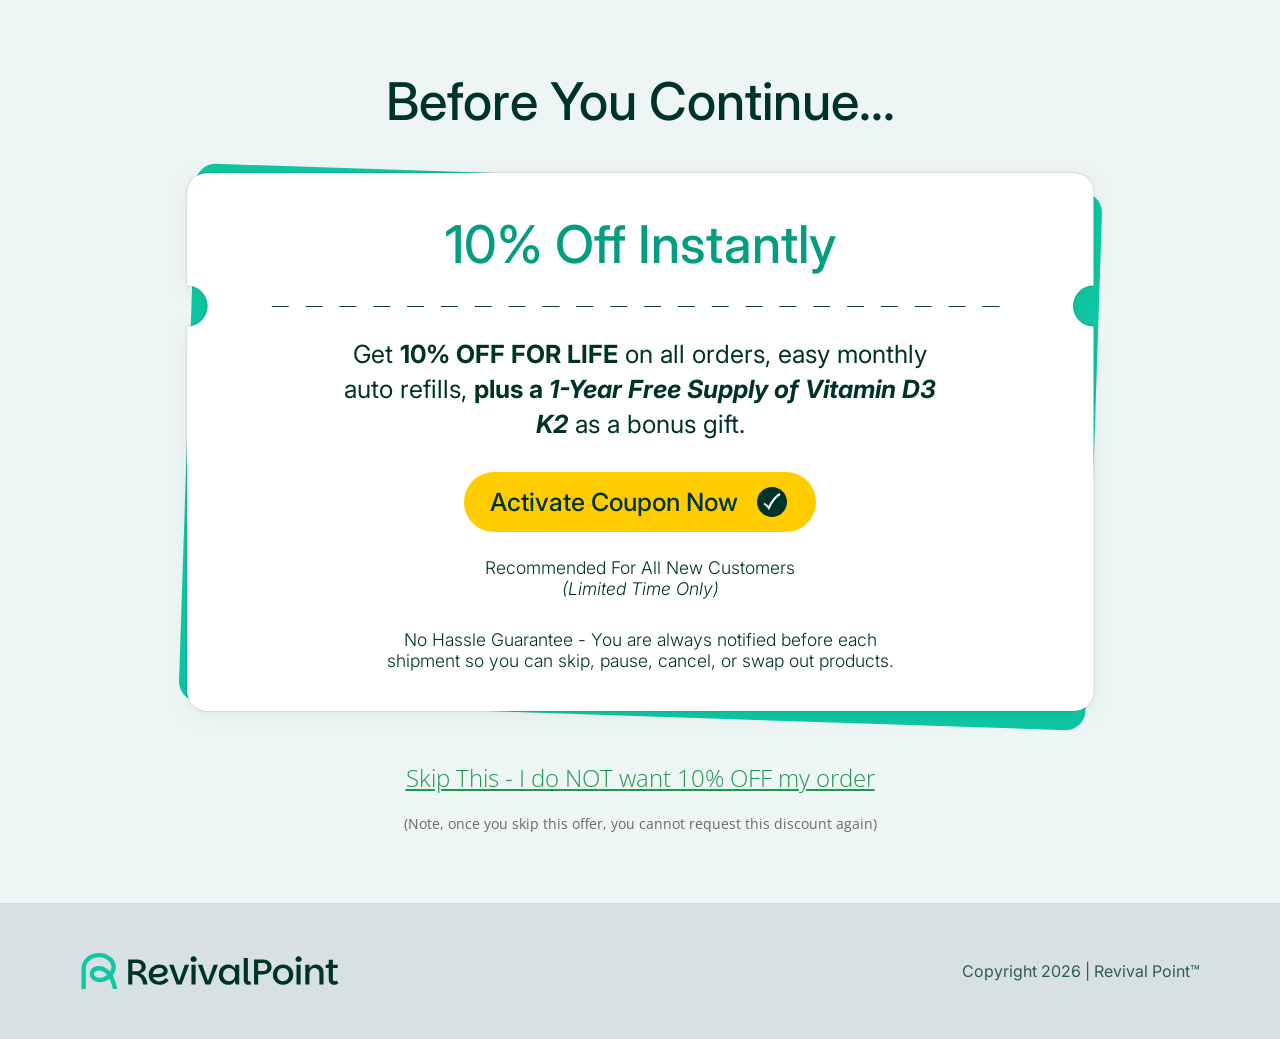
<file: upsell.html>
<!DOCTYPE html>
<html lang="en">
<head>
    <meta charset="UTF-8">
    <meta name="viewport" content="width=device-width, initial-scale=1.0">
    <title>Special Offer | BladderGenix</title>
    <link rel="stylesheet" href="upsell.css">
    <link rel="preconnect" href="https://fonts.googleapis.com">
    <link rel="preconnect" href="https://fonts.gstatic.com" crossorigin>
    <link href="https://fonts.googleapis.com/css2?family=Inter:ital,wght@0,300;0,400;0,500;0,700;1,300;1,700&family=Open+Sans:wght@300;400;700&display=swap" rel="stylesheet">
</head>
<body>
    <main class="upsell-main">
        <h1 class="upsell-title">Before You Continue...</h1>
        
        <div class="coupon-wrapper">
            <!-- Green skewed background -->
            <div class="coupon-shadow"></div>
            
            <!-- White coupon shape via CSS Mask -->
            <div class="coupon-card-wrapper">
                <div class="coupon-card">
                    <div class="coupon-content">
                    <h2 class="offer-headline">10% Off Instantly</h2>
                    
                    <img src="assets/imgDashedLine.svg" class="dashed-line" alt="">
                    
                    <p class="offer-details">
                        Get <strong>10% OFF FOR LIFE</strong> on all orders, easy monthly auto refills, <strong>plus a <em>1-Year Free Supply of Vitamin D3 K2</em></strong> as a bonus gift.
                    </p>
                    
                    <button class="activate-btn">
                        Activate Coupon Now
                        <img src="assets/imgCheckmark.svg" alt="">
                    </button>
                    
                    <div class="recommended-text">
                        <span>Recommended For All New Customers</span> <br>
                        <em>(Limited Time Only)</em>
                    </div>
                    
                    <div class="guarantee-text">
                        No Hassle Guarantee - You are always notified before each<br>
                        shipment so you can skip, pause, cancel, or swap out products.
                    </div>
                </div>
            </div>
            </div>
        </div>
        
        <a href="#" class="skip-link">Skip This - I do NOT want 10% OFF my order</a>
        <p class="skip-note">(Note, once you skip this offer, you cannot request this discount again)</p>
    </main>

    <footer class="upsell-footer">
        <img src="assets/imgFooterLogo.svg" alt="Revival Point" class="footer-logo">
        <p>Copyright 2026 | Revival Point™</p>
    </footer>
</body>
</html>
</file>
<file: style.css>
/* Design System & Root Variables */
:root {
    /* Colors from Figma */
    --primary-teal: #006650;
    --secondary-teal: #0fc7a3;
    --dark-green: #003327;
    --light-teal: #eef6f5;
    --white: #ffffff;
    --off-white: #fafaf9;
    --gray-300: #d0d5dd;
    --gray-400: #91a1a5;
    --gray-500: #53655e;
    --accent-yellow: #ffcc00;
    --accent-gold: #f5c400;
    --accent-green: #219653;
    --accent-orange: #ffcc99;
    --text-muted: #a2a2a2;

    /* Spacing Scale */
    --space-xs: 4px;
    --space-sm: 8px;
    --space-md: 12px;
    --space-lg: 16px;
    --space-xl: 24px;
    --space-2xl: 32px;
    --space-3xl: 40px;
    --space-4xl: 56px;
    --space-5xl: 80px;

    /* Typography */
    --font-main: 'Inter', system-ui, -apple-system, sans-serif;
    --font-heading: 'Inter', sans-serif;

    /* Shadows & Effects */
    --shadow-sm: 0 1px 2px rgba(0, 0, 0, 0.05);
    --shadow-md: 0 4px 6px -1px rgba(0, 0, 0, 0.1), 0 2px 4px -1px rgba(0, 0, 0, 0.06);
    --shadow-lg: 0 10px 15px -3px rgba(0, 0, 0, 0.1), 0 4px 6px -2px rgba(0, 0, 0, 0.05);
    --glass-bg: rgba(255, 255, 255, 0.7);
    --glass-border: rgba(255, 255, 255, 0.3);
    --glass-blur: blur(10px);

    /* Transitions */
    --transition-fast: 0.2s ease;
    --transition-base: 0.3s cubic-bezier(0.4, 0, 0.2, 1);
}

/* Reset & Base Styles */
* {
    margin: 0;
    padding: 0;
    box-sizing: border-box;
    -webkit-font-smoothing: antialiased;
    -moz-osx-font-smoothing: grayscale;
}

body {
    font-family: var(--font-main);
    color: var(--dark-green);
    background-color: var(--white);
    line-height: 1.6;
    overflow-x: hidden;
}

/* Base Image Fixes */
img {
    max-width: 100%;
    height: auto;
    display: block;
}

/* Layout Utilities */
.container {
    max-width: 1440px;
    margin: 0 auto;
    padding: 0 80px;
}

.flex {
    display: flex;
}

.flex-col {
    flex-direction: column;
}

.items-center {
    align-items: center;
}

.justify-between {
    justify-content: space-between;
}

.justify-center {
    justify-content: center;
}

.items-start {
    align-items: flex-start;
}

.gap-sm {
    gap: var(--space-sm);
}

.gap-md {
    gap: var(--space-md);
}

.gap-lg {
    gap: var(--space-lg);
}

.gap-xl {
    gap: var(--space-xl);
}

.flex-1 {
    flex: 1;
}

/* Typography Utility */
h1 {
    font-size: 50px;
    font-weight: 600;
    line-height: 1.2;
}

h2 {
    font-size: 42px;
    font-weight: 500;
    line-height: 1.2;
}

h3 {
    font-size: 30px;
    font-weight: 500;
    line-height: 1.2;
}

.text-sm {
    font-size: 14px;
}

.text-md {
    font-size: 16px;
}

.text-lg {
    font-size: 18px;
}

.font-bold {
    font-weight: 700;
}

.font-medium {
    font-weight: 500;
}

.text-center {
    text-align: center;
}

.color-gray-500 {
    color: var(--gray-500);
}

/* Components */

/* Promotion Banner */
.promo-banner {
    background-color: var(--primary-teal);
    color: var(--white);
    text-align: center;
    padding: 12px 0;
    font-size: 13px;
    font-weight: 500;
    letter-spacing: 0.64px;
}

.navbar {
    background: var(--white);
    padding: 18px 80px;
    border-bottom: 1px solid var(--gray-300);
    position: sticky;
    top: 0;
    z-index: 1000;
    backdrop-filter: var(--glass-blur);
    background: var(--glass-bg);
}

.nav-links {
    display: flex;
    gap: 28px;
    align-items: center;
}

.nav-link {
    color: #364153;
    text-decoration: none;
    font-weight: 500;
    font-size: 18px;
    transition: var(--transition-fast);
}

.nav-link:hover {
    color: var(--primary-teal);
}

/* Offer Banner */
.offer-banner {
    background-color: var(--secondary-teal);
    color: var(--white);
    padding: 12px 0;
    text-align: center;
    font-size: 14px;
    font-weight: 700;
}

/* Hero / Main Content */
.main-section {
    padding: 80px 0;
}

.product-main-container {
    gap: 50px;
}

.product-gallery {
    width: 40%;
    flex-shrink: 0;
    display: flex;
    flex-direction: column;
    gap: 10px;
}

.main-img-container {
    background: var(--off-white);
    border-radius: 12px;
    overflow: hidden;
    flex: 1;
    display: flex;
    align-items: center;
    justify-content: center;
    width: 100%;
}

.main-img-container img {
    width: 100%;
    height: 70%;
    object-fit: cover;
    transition: transform var(--transition-base);
}

/* Hamburger Menu */
.hamburger-menu {
    display: none;
    flex-direction: column;
    gap: 5px;
    cursor: pointer;
    z-index: 1001;
    padding: 10px;
}

.hamburger-menu span {
    display: block;
    width: 28px;
    height: 3px;
    background-color: var(--dark-green);
    border-radius: 3px;
    transition: var(--transition-base);
}

.mobile-menu {
    position: fixed;
    top: 0;
    right: -100%;
    width: 100%;
    max-width: 400px;
    height: 100vh;
    background: var(--dark-green);
    color: var(--white);
    z-index: 9999;
    transition: right 0.4s cubic-bezier(0.5, 0, 0, 1), visibility 0s 0.4s;
    padding: 40px;
    display: flex;
    flex-direction: column;
    box-shadow: -10px 0 30px rgba(0, 0, 0, 0.2);
    visibility: hidden;
}

.mobile-menu.active {
    right: 0;
    visibility: visible;
    transition: right 0.4s cubic-bezier(0.5, 0, 0, 1), visibility 0s 0s;
}


.thumbnails {
    display: grid;
    grid-template-columns: repeat(5, 1fr);
    gap: 10px;
    width: 100%;
}

.thumb {
    border-radius: 12px;
    overflow: hidden;
    cursor: pointer;
    border: 2px solid transparent;
    transition: var(--transition-fast);
    aspect-ratio: 1;
}

.thumb.active,
.thumb:hover {
    border-color: var(--primary-teal);
}

.thumb img {
    width: 100%;
    height: 100%;
    object-fit: cover;
}

/* Product Details */
.product-info {
    flex: 1;
}

.stars {
    display: flex;
    gap: 4px;
    margin-bottom: 8px;
    align-items: center;
}

.stars img {
    width: 20px;
    height: 20px;
    flex-shrink: 0;
}

.review-count {
    font-size: 16px;
    color: var(--dark-green);
    margin-left: 8px;
}

.product-title {
    font-size: 50px;
    color: var(--dark-green);
    margin-bottom: 16px;
}

.price-box {
    display: flex;
    align-items: baseline;
    gap: 12px;
    margin-bottom: 35px;
}

.sale-price {
    font-size: 28px;
    font-weight: 600;
    color: var(--accent-green);
}

.old-price {
    font-size: 20px;
    text-decoration: line-through;
    color: var(--text-muted);
}

.faq-question h3 {
    font-size: 25px;
    font-weight: 500;
    margin: 0;
    flex: 1;
}

.discount-badge {
    font-size: 20px;
    font-weight: 600;
    color: var(--dark-green);
}

/* Subscription Options */
.subscription-grid {
    display: grid;
    grid-template-columns: repeat(3, 1fr);
    border: 1px solid var(--gray-400);
    border-radius: 10px;
    /* overflow: hidden; Removed to allow absolute images to stick out */
    margin-bottom: 20px;
    width: 100%;
    margin-top: 40px;
    /* Give room for bottles */
}

.sub-option {
    padding: 14px 26px;
    text-align: center;
    cursor: pointer;
    display: flex;
    flex-direction: column;
    align-items: center;
    justify-content: flex-end;
    min-height: 180px;
    /* Increased to give more room */
    position: relative;
    /* RESTORED: this fixes the bottles flying away */
    transition: var(--transition-base);
    padding-top: 100px;
    /* added space so bottle doesn't cover text */
}

.sub-option.active {
    background: #d7e1e4;
}

/* Apply border radius to first and last items since overflow is visible */
.sub-option:first-child {
    border-radius: 10px 0 0 10px;
}

.sub-option:last-child {
    border-radius: 0 10px 10px 0;
}

.sub-option:not(:last-child) {
    border-right: 1px solid var(--gray-400);
}

.sub-option img {
    position: absolute;
    top: -40px;
    /* Adjusted so bottles sit nicely on top */
    height: 140px;
    width: auto;
    object-fit: contain;
    flex-shrink: 0;
}

.sub-option input[type="radio"] {
    margin-bottom: 8px;
    accent-color: var(--dark-green);
    transform: scale(1.2);
}

.sub-title {
    font-size: 21px;
    font-weight: 600;
}

.sub-tag {
    font-size: 17px;
    color: var(--accent-green);
    font-weight: 500;
}

/* Purchase Section */
.purchase-options {
    border: 1px solid var(--gray-400);
    border-radius: 10px;
    overflow: hidden;
    display: flex;
    margin-bottom: 24px;
    width: 100%;
}

.purchase-type {
    padding: 16px 26px;
    cursor: pointer;
    min-width: 0;
    transition: var(--transition-base);
}

.purchase-type.one-time {
    background: #d7e1e4;
    flex: 0 0 40%;
    display: flex;
    justify-content: center;
    align-items: center;
}

.purchase-type.subscribe {
    background: var(--white);
    flex: 1;
}

.cta-button {
    background: var(--accent-yellow);
    color: var(--dark-green);
    padding: 20px 26px;
    border-radius: 999px;
    font-size: 21px;
    font-weight: 700;
    width: 100%;
    border: none;
    cursor: pointer;
    display: flex;
    align-items: center;
    justify-content: center;
    gap: 16px;
    margin-top: 24px;
    transition: transform 0.2s ease, box-shadow 0.2s ease;
}

.cta-button:hover {
    transform: scale(1.02);
    box-shadow: 0 10px 20px rgba(255, 204, 0, 0.3);
}

.cta-button img {
    width: 36px;
    height: 36px;
    flex-shrink: 0;
}

/* Breakthrough Section */
.breakthrough-section {
    background: #eef6f5;
    padding: 120px 80px;
    border-radius: 30px;
    margin: 80px auto;
}

.mobile-breakthrough-tabs {
    display: none;
}

/* Promise Section */
.promise-section {
    background: #d7e1e4;
    padding: 40px 0;
}

.icon-grid {
    display: grid;
    grid-template-columns: repeat(6, 1fr);
    gap: 32px;
}

.icon-item {
    display: flex;
    flex-direction: row;
    align-items: center;
    text-align: left;
    gap: 12px;
}

.icon-item img {
    width: 72px;
    height: 72px;
    object-fit: contain;
    flex-shrink: 0;
}

.icon-item span {
    font-size: 20px;
    color: #003327;
    line-height: 1.2;
}

/* Breakthrough Tabs */
.breakthrough-tabs {
    display: flex;
    gap: 16px;
    margin-bottom: 40px;
    flex-wrap: wrap;
}

.tab-btn {
    background: #b4bcba;
    color: var(--dark-green);
    padding: 16px 26px;
    border-radius: 999px;
    font-size: 16px;
    font-weight: 500;
    border: none;
    cursor: pointer;
    transition: var(--transition-base);
    flex: 1;
    min-width: 180px;
}

.tab-btn.active,
.tab-btn:hover {
    background: var(--dark-green);
    color: var(--white);
}

.tab-content {
    display: none;
    animation: fadeIn 0.4s ease;
}

.tab-content.active {
    display: block;
}

.benefits-grid {
    display: grid;
    grid-template-columns: repeat(3, 1fr);
    gap: 16px;
}

.benefit-card {
    background: var(--white);
    border-radius: 16px;
    padding: 30px;
    box-shadow: var(--shadow-sm);
}

.benefit-card h3 {
    font-size: 26px;
    margin-bottom: 12px;
    line-height: 1.2;
}

.supp-facts-box {
    border: 2px solid var(--dark-green);
    border-radius: 30px;
    padding: 24px;
    width: 688px;
    max-width: 100%;
}

.supp-row {
    display: flex;
    justify-content: space-between;
    border-bottom: 1px solid var(--gray-400);
    padding: 10px 0;
    font-size: 18px;
}

.guarantee-box {
    background: #ffeacc;
    border-radius: 16px;
    padding: 34px 100px;
    display: flex;
    align-items: center;
    gap: 28px;
}

/* Perk Cards */
.perk-card {
    display: flex;
    flex-direction: column;
    align-items: center;
    justify-content: center;
    text-align: center;
}

.perk-card img {
    width: 24px;
    height: 24px;
    object-fit: contain;
    flex-shrink: 0;
}

/* Navbar actions & Specific SVGs */
.nav-actions img {
    height: 24px;
    width: auto;
    object-fit: contain;
    flex-shrink: 0;
}

.currency img {
    height: 20px;
    width: auto;
    flex-shrink: 0;
}

/* FAQ & Footer */
.faq-section {
    background-color: #deeae8;
    padding: 128px 0;
}

.faq-container {
    max-width: 1200px;
    margin: 0 auto;
}

.faq-item {
    border-bottom: 1px solid #d8dfdc;
    padding: 28px 0;
}

.faq-question {
    display: flex;
    justify-content: space-between;
    align-items: center;
    cursor: pointer;
}

.faq-answer {
    padding-top: 16px;
    color: var(--gray-500);
    font-size: 18px;
    display: none;
    line-height: 1.6;
}

.faq-item.active .faq-answer {
    display: block;
}

.footer {
    background-color: #ecfefa;
    padding: 120px 80px 30px;
    position: relative;
    overflow: hidden;
}

.footer-top {
    display: flex;
    justify-content: space-between;
    gap: 60px;
    align-items: flex-start;
}

.footer-logo-area {
    width: 424px;
}

.footer-links-grid {
    display: grid;
    grid-template-columns: repeat(3, 1fr);
    gap: 80px;
    flex: 1;
}

.footer-link-group h4 {
    font-size: 20px;
    font-weight: 500;
    margin-bottom: 24px;
}

.footer-link-group ul {
    list-style: none;
}

.footer-link-group li {
    margin-bottom: 16px;
    opacity: 0.8;
}

.footer-link-group a {
    text-decoration: none;
    color: var(--dark-green);
}

.footer-newsletter {
    background: #004233;
    padding: 28px;
    border-radius: 16px;
    color: var(--white);
    width: 471px;
    position: relative;
}

.footer-newsletter h4 {
    font-size: 28px;
    margin-bottom: 16px;
}

.newsletter-input {
    background: var(--white);
    border-radius: 999px;
    padding: 4px;
    display: flex;
    margin-top: 40px;
    align-items: center;
}

.newsletter-input input {
    border: none;
    padding: 0 24px;
    flex: 1;
    outline: none;
    background: transparent;
    height: 48px;
}

.newsletter-btn {
    background: #2aefc8;
    color: var(--dark-green);
    border: none;
    border-radius: 999px;
    padding: 12px 24px;
    font-weight: 600;
    cursor: pointer;
    height: 40px;
    margin-right: 4px;
}

.footer-bottom {
    border-top: 1px solid #003327;
    margin-top: 24px;
    padding-top: 24px;
    display: flex;
    justify-content: space-between;
    align-items: center;
    color: #2f5c51;
}

.social-links {
    display: flex;
    gap: 9px;
}

.social-btn {
    width: 40px;
    height: 40px;
    border-radius: 50%;
    display: flex;
    align-items: center;
    justify-content: center;
    background: var(--white);
}

.social-btn.primary {
    background: var(--secondary-teal);
}

/* Animations */
@keyframes fadeIn {
    from {
        opacity: 0;
        transform: translateY(10px);
    }

    to {
        opacity: 1;
        transform: translateY(0);
    }
}

.animate-fade-in {
    animation: fadeIn 0.6s ease forwards;
}



/* Scroll Reveal Animation */
.reveal {
    opacity: 0;
    transform: translateY(30px);
    transition: opacity 0.8s cubic-bezier(0.5, 0, 0, 1), transform 0.8s cubic-bezier(0.5, 0, 0, 1);
}

.reveal.active {
    opacity: 1;
    transform: translateY(0);
}

/* Mobile & Tablet Viewport Optimizations based on Figma */
@media (max-width: 1024px) {

    /* Navbar & Hamburger */
    .hamburger-menu {
        display: flex !important;
    }

    .nav-links,
    .nav-actions {
        display: none !important;
    }

    .navbar {
        padding: 16px 0 !important;
    }

    .navbar .logo img {
        width: 160px;
        height: auto;
    }

    .navbar .container {
        justify-content: space-between;
    }

    .container {
        padding: 0 16px !important;
    }

    /* Typography */
    h1 {
        font-size: 30px !important;
        line-height: 1.2 !important;
    }

    h2 {
        font-size: 26px !important;
        line-height: 1.2 !important;
    }

    h3 {
        font-size: 20px !important;
    }

    .review-count {
        display: none;
    }

    /* Badge size adjustment */
    .product-info img[style*="width: 134px"] {
        width: 70px !important;
        top: -30px !important;
    }

    /* Price Box Adjustments */
    .price-box div span {
        font-size: 16px !important;
    }

    .price-box .flex.items-center.gap-sm span {
        font-size: 16px !important;
    }

    .cta-button {
        font-size: 16px !important;
    }

    .cta-button+p {
        font-size: 12px !important;
    }

    /* Product Section */
    .product-main-container {
        flex-direction: column !important;
        gap: 24px !important;
        padding: 0 !important;
    }

    .product-gallery,
    .product-info {
        width: 100% !important;
        padding: 0 !important;
        margin-top: 20px;
    }

    .main-img-container img {
        height: auto !important;
        aspect-ratio: 1;
    }

    /* Tablet Only: 2-Column Product Layout */
    @media (min-width: 769px) and (max-width: 1024px) {
        .product-main-container {
            flex-direction: row !important;
            align-items: flex-start !important;
            gap: 30px !important;
            margin-top: 20px;
            ;
        }

        .product-gallery {
            width: 33% !important;
        }

        .product-info {
            width: 67% !important;
            margin-top: 0 !important;
        }

        .product-title {
            font-size: 36px !important;
        }
    }

    .discover-section {
        padding: 40px 16px 20px !important;
        margin: 0 !important;
    }

    .discover-section h2 {
        font-size: 30px !important;
        line-height: 1.2 !important;
        margin-bottom: 24px !important;
        max-width: 100% !important;
    }

    /* Subscription Options */
    .subscription-grid {
        display: flex;
        flex-direction: column;
        border: none;
        gap: 12px;
        margin-top: 16px;
    }

    .sub-option {
        display: grid;
        grid-template-columns: auto auto 1fr;
        grid-template-areas:
            "img input title"
            "img input tag";
        align-items: center;
        text-align: left;
        padding: 12px 16px;
        min-height: auto;
        border: 1px solid var(--gray-300) !important;
        border-radius: 12px !important;
    }

    .sub-option img {
        grid-area: img;
        position: static;
        height: 60px;
        width: 50px !important;
        object-fit: contain;
        margin-right: 12px;
        top: auto;
    }

    .sub-option input {
        grid-area: input;
        margin: 0 12px 0 0 !important;
    }

    .sub-option .sub-title {
        grid-area: title;
        align-self: end;
        font-size: 16px;
    }

    .sub-option .sub-tag {
        grid-area: tag;
        align-self: start;
        font-size: 13px;
        margin-top: 4px;
    }

    .purchase-options {
        flex-direction: column;
        border: none;
        gap: 12px;
        background: transparent;
        padding: 0 !important;
    }

    .purchase-type {
        border: 1px solid var(--gray-300);
        border-radius: 12px;
        width: 100%;
        padding: 16px !important;
        text-align: left !important;
    }

    .purchase-type.one-time {
        justify-content: flex-start !important;
        background: #d7e1e4;
    }

    /* Different lines for bold and small text */
    .purchase-type .font-bold {
        display: block !important;
    }

    .purchase-type .text-sm {
        display: flex !important;
        align-items: center !important;
        gap: 8px !important;
    }

    /* Shipping Perks */
    .shipping-perks {
        flex-direction: row !important;
        gap: 8px !important;
    }

    .perk-card {
        flex-direction: row !important;
        text-align: left !important;
        justify-content: flex-start !important;
        padding: 12px 10px !important;
        align-items: center !important;
        flex: 1;
        border-radius: 8px !important;
        gap: 8px !important;
    }

    .perk-card img {
        margin-right: 0 !important;
        margin-bottom: 0 !important;
        width: 20px !important;
        height: 20px !important;
        flex-shrink: 0;
    }

    .perk-info {
        display: flex;
        flex-direction: column;
    }

    .perk-info .font-bold {
        font-size: 11px !important;
        white-space: nowrap;
        margin-top: 0 !important;
        line-height: 1.2;
    }

    .perk-info .text-sm {
        font-size: 10px !important;
        white-space: nowrap;
        line-height: 1.2;
    }

    /* Stack shipping items below */
    .product-info>.flex.gap-md {
        flex-direction: column !important;
    }

    /* Promise Section */
    .promise-section {
        padding: 40px 0 !important;
        margin: 16px 0 0 !important;
    }

    .icon-grid {
        grid-template-columns: repeat(3, 1fr) !important;
        gap: 20px 10px !important;
    }

    .icon-item {
        flex-direction: row !important;
        text-align: left !important;
        gap: 8px !important;
        justify-content: flex-start !important;
        align-items: center !important;
    }

    .icon-item img {
        width: 38px !important;
        height: 38px !important;
        margin-bottom: 0 !important;
    }

    .icon-item .font-medium {
        font-size: 16px !important;
        line-height: 1.2 !important;
    }

    /* Breakthrough Section (Dropdown Tabs) */
    .breakthrough-section {
        padding: 50px 16px 20px !important;
        border-radius: 0 !important;
        margin: 0 !important;
        margin-top: 0 !important;
    }

    .discover-section {
        border-radius: 0 !important;
    }

    .breakthrough-tabs {
        display: none !important;
    }

    .mobile-breakthrough-tabs {
        display: block !important;
        width: 100%;
        padding: 12px 16px;
        font-size: 16px;
        font-weight: 500;
        border: 1px solid var(--gray-400);
        border-radius: 8px;
        margin-bottom: 20px;
        background-color: var(--white);
        color: var(--dark-green);
        appearance: none;
        background-image: url("data:image/svg+xml;charset=US-ASCII,%3Csvg%20xmlns%3D%22http%3A%2F%2Fwww.w3.org%2F2000%2Fsvg%22%20width%3D%22292.4%22%20height%3D%22292.4%22%3E%3Cpath%20fill%3D%22%23003327%22%20d%3D%22M287%2069.4a17.6%2017.6%200%200%200-13-5.4H18.4c-5%200-9.3%201.8-12.9%205.4A17.6%2017.6%200%200%200%200%2082.2c0%205%201.8%209.3%205.4%2012.9l128%20127.9c3.6%203.6%207.8%205.4%2012.8%205.4s9.2-1.8%2012.8-5.4L287%2095c3.5-3.5%205.4-7.8%205.4-12.8%200-5-1.9-9.2-5.5-12.8z%22%2F%3E%3C%2Fsvg%3E");
        background-repeat: no-repeat, repeat;
        background-position: right .7em top 50%, 0 0;
        background-size: .65em auto, 100%;
    }

    /* Breakthrough Tab Content */
    .tab-content>div {
        padding: 24px 16px !important;
    }

    .benefits-grid {
        grid-template-columns: 1fr !important;
        gap: 16px !important;
    }

    #tab-product .flex-row-responsive {
        flex-direction: column !important;
        padding: 40px 20px !important;
        text-align: center;
        gap: 30px !important;
    }

    .guarantee-box {
        flex-direction: column !important;
        padding: 24px 16px !important;
        text-align: center;
        gap: 20px !important;
    }

    .guarantee-box img {
        width: 120px !important;
        height: auto !important;
        margin: 0 auto !important;
    }

    #tab-about .flex {
        flex-direction: column !important;
        gap: 24px !important;
    }

    /* Supplement Facts Mobile Fix */
    .supp-facts-box {
        width: 100% !important;
        padding: 16px !important;
        border-radius: 12px !important;
        border-width: 2px !important;
        margin: 0 !important;
        box-sizing: border-box !important;
    }

    .supp-facts-box * {
        font-size: 13px !important;
        line-height: 1.4 !important;
    }

    .supp-facts-box h3 {
        font-size: 24px !important;
        line-height: 1.2 !important;
    }

    .supp-row .flex {
        width: auto !important;
        gap: 8px !important;
        flex: 1;
        justify-content: flex-end;
    }

    /* Testimonials Mobile */
    .testimonial-card {
        padding: 24px 16px !important;
        border-radius: 16px !important;
    }

    .testimonial-header {
        flex-direction: row !important;
        align-items: center !important;
        gap: 12px !important;
    }

    /* Mobile Menu Overlay */
    .mobile-menu {
        position: fixed;
        top: 0;
        right: -100%;
        left: auto;
        /* Reset left */
        width: 85%;
        max-width: 320px;
        height: 100vh;
        background: var(--dark-green);
        color: white;
        z-index: 9999;
        transition: right 0.4s cubic-bezier(0.5, 0, 0, 1), visibility 0s 0.4s;
        padding: 40px 30px;
        display: flex;
        flex-direction: column;
        overflow-y: auto;
        box-shadow: -10px 0 40px rgba(0, 0, 0, 0.3);
        visibility: hidden;
    }

    .mobile-menu.active {
        right: 0;
        left: auto;
        visibility: visible;
        transition: right 0.4s cubic-bezier(0.5, 0, 0, 1), visibility 0s 0s;
    }


    .mobile-menu-header {
        display: flex;
        justify-content: space-between;
        align-items: center;
        margin-bottom: 60px;
    }

    .close-menu {
        cursor: pointer;
        position: relative;
        width: 30px;
        height: 30px;
        transition: transform 0.2s ease;
    }

    .close-menu span {
        position: absolute;
        top: 50%;
        left: 0;
        width: 100%;
        height: 2px;
        background-color: white;
        display: block;
    }

    .close-menu span:first-child {
        transform: rotate(45deg);
    }

    .close-menu span:last-child {
        transform: rotate(-45deg);
    }

    .close-menu:hover {
        transform: rotate(90deg);
    }

    .mobile-nav-links {
        display: flex;
        flex-direction: column;
        gap: 32px;
        font-size: 22px;
        font-weight: 500;
    }

    .mobile-nav-links a {
        color: white;
        text-decoration: none;
        transition: opacity 0.2s ease;
    }

    .mobile-nav-links a:hover {
        opacity: 0.7;
    }

    .mobile-nav-actions {
        margin-top: auto;
        padding-top: 40px;
        border-top: 1px solid rgba(255, 255, 255, 0.1);
        padding-bottom: 20px;
    }

    .action-item {
        cursor: pointer;
        transition: transform 0.2s ease;
    }

    .action-item:hover {
        transform: scale(1.1);
    }

    /* Experience Bladder Control */
    .main-section>div[style*="border-radius: 16px"]>div[style*="background: #ffeacc"] {
        padding: 40px 20px !important;
    }

    .main-section>div[style*="border-radius: 16px"]>div[style*="background: #ffeacc"] h2 {
        font-size: 32px !important;
        margin-bottom: 24px !important;
        line-height: 1.2 !important;
    }

    .main-section>div[style*="border-radius: 16px"]>div[style*="background: #ffeacc"] .flex.gap-lg {
        flex-direction: column !important;
        gap: 16px !important;
    }

    .experience-card {
        padding: 16px 0 !important;
        width: 100% !important;
    }

    section[style*="margin-top: 50px"] {
        margin-top: 16px !important;
    }

    /* Works For All Adults */
    .main-section>div[style*="border-radius: 16px"]>div[style*="background: var(--white)"] {
        padding: 40px 20px !important;
    }

    .main-section>div[style*="border-radius: 16px"]>div[style*="background: var(--white)"] h2 {
        font-size: 32px !important;
        margin-bottom: 30px !important;
        line-height: 1.2 !important;
    }

    .main-section>div[style*="border-radius: 16px"]>div[style*="background: var(--white)"]>.flex {
        flex-wrap: wrap !important;
        justify-content: center !important;
        gap: 20px 10px !important;
    }

    .main-section>div[style*="border-radius: 16px"]>div[style*="background: var(--white)"]>.flex>div {
        width: 45% !important;
        justify-content: center !important;
        flex-direction: column !important;
        text-align: center !important;
        gap: 12px !important;
    }

    .main-section>div[style*="border-radius: 16px"]>div[style*="background: var(--white)"]>.flex>div img {
        margin: 0 auto !important;
    }

    /* Doctor Quote Section */
    .main-section>.flex.gap-xl.items-stretch {
        flex-direction: column !important;
        margin-top: 40px !important;
        gap: 0 !important;
    }

    .main-section>.flex.gap-xl.items-stretch>div {
        flex: auto !important;
    }

    .main-section>.flex.gap-xl.items-stretch>div:first-child img {
        border-radius: 20px 20px 0 0 !important;
    }

    .main-section>.flex.gap-xl.items-stretch>div[style*="background: var(--white)"] {
        padding: 40px 20px !important;
        border-radius: 0 0 20px 20px !important;
    }

    .main-section>.flex.gap-xl.items-stretch>div[style*="background: var(--white)"] img[alt="Badge"] {
        width: 50px !important;
        height: 50px !important;
        top: -25px !important;
        left: 20px !important;
    }

    .main-section>.flex.gap-xl.items-stretch>div[style*="background: var(--white)"] h3 {
        font-size: 24px !important;
        text-align: center !important;
    }

    /* Testimonials Section Optimization */
    section[style*="padding: 60px 80px"] {
        padding: 40px 16px !important;
        margin-top: 0 !important;
    }

    section[style*="padding: 60px 80px"] h2 {
        font-size: 32px !important;
        margin-bottom: 30px !important;
    }

    /* Testimonial Card */
    section[style*="padding: 60px 80px"] .container>div[style*="background: #f3f3f1"] {
        flex-direction: column !important;
        padding: 24px 20px !important;
        gap: 20px !important;
        border-radius: 20px !important;
        align-items: flex-start !important;
    }

    /* Avatar & Name Area */
    section[style*="padding: 60px 80px"] .container>div[style*="background: #f3f3f1"]>div:first-child {
        flex-direction: row !important;
        align-items: center !important;
        min-width: 0 !important;
        width: 100% !important;
        gap: 15px !important;
        justify-content: flex-start !important;
    }

    /* Smaller Profile Picture */
    section[style*="padding: 60px 80px"] .container>div[style*="background: #f3f3f1"] img[style*="width: 140px"] {
        width: 60px !important;
        height: 60px !important;
        margin-bottom: 0 !important;
    }

    /* Name Badge */
    section[style*="padding: 60px 80px"] .container>div[style*="background: #f3f3f1"] div[style*="background: var(--white)"] {
        padding: 0 !important;
        background: transparent !important;
        box-shadow: none !important;
        position: static !important;
    }

    section[style*="padding: 60px 80px"] .container>div[style*="background: #f3f3f1"] span {
        font-size: 18px !important;
        color: var(--dark-green) !important;
    }

    /* Content Area */
    section[style*="padding: 60px 80px"] .container>div[style*="background: #f3f3f1"]>div:last-child {
        width: 100% !important;
    }

    /* Title & Stars */
    section[style*="padding: 60px 80px"] .container>div[style*="background: #f3f3f1"] .flex.items-center.gap-md {
        flex-direction: column !important;
        align-items: flex-start !important;
        gap: 10px !important;
        margin-bottom: 12px !important;
    }

    section[style*="padding: 60px 80px"] .container>div[style*="background: #f3f3f1"] h3 {
        font-size: 24px !important;
        margin: 0 !important;
    }

    section[style*="padding: 60px 80px"] .container>div[style*="background: #f3f3f1"] img[src*="imgBadge1"] {
        height: 18px !important;
        width: auto !important;
    }

    /* Text */
    section[style*="padding: 60px 80px"] .container>div[style*="background: #f3f3f1"] p {
        font-size: 16px !important;
        line-height: 1.5 !important;
        color: var(--gray-500) !important;
        margin: 0 !important;
    }

    /* FAQ Section */
    .faq-section {
        padding: 40px 0px !important;
    }

    .faq-section h2 {
        font-size: 32px !important;
        margin-bottom: 30px !important;
        line-height: 1.2 !important;
    }

    .faq-item {
        padding: 16px !important;
        border-radius: 12px !important;
    }

    .faq-question h3 {
        font-size: 16px !important;
        padding-right: 10px !important;
    }

    /* Footer */
    .footer {
        padding: 40px 16px 20px !important;
        position: relative;
        z-index: 1;
    }

    .footer-top {
        flex-direction: column-reverse !important;
        gap: 40px !important;
    }

    .footer-top>div:first-child {
        gap: 30px !important;
    }

    .footer-logo-area {
        align-items: center !important;
        width: 100% !important;
    }

    .footer-links-grid {
        display: flex !important;
        flex-direction: column !important;
        gap: 0 !important;
        width: 100% !important;
    }

    .footer-link-group {
        border-bottom: 1px solid rgba(255, 255, 255, 0.1);
        padding: 16px 0 !important;
        margin: 0 !important;
        width: 100% !important;
    }

    .footer-link-group h4 {
        display: flex;
        justify-content: space-between;
        align-items: center;
        margin: 0 !important;
        cursor: pointer;
    }

    .footer-link-group h4::after {
        content: '+';
        font-size: 20px;
        font-weight: 300;
        transition: transform var(--transition-base);
    }

    .footer-link-group.active h4::after {
        content: '-';
    }

    .footer-link-group ul {
        display: none !important;
        margin-top: 16px !important;
        flex-direction: column;
        gap: 0;
    }

    .footer-link-group.active ul {
        display: flex !important;
    }

    .footer-link-group ul li {
        padding: 12px 0;
        border-bottom: 1px solid rgba(255, 255, 255, 0.1);
    }

    .footer-link-group ul li:last-child {
        border-bottom: none;
    }

    .footer-newsletter {
        margin-bottom: 0 !important;
        padding: 24px !important;
        border-radius: 16px !important;
        width: 100% !important;
    }

    .footer-newsletter h4 {
        line-height: 1.2;
    }

    .newsletter-input {
        flex-direction: column !important;
        background: transparent !important;
        padding: 0 !important;
        gap: 10px !important;
    }

    .newsletter-input input {
        width: 100%;
        background: white;
        border-radius: 999px !important;
        margin-bottom: 0 !important;
        padding: 12px 20px;
    }

    .newsletter-btn {
        width: 100% !important;
        margin-right: 0 !important;
    }

    .footer-bottom {
        flex-direction: column !important;
        gap: 20px !important;
        margin-top: 40px !important;
        padding-top: 20px !important;
        width: 100% !important;
    }

    .footer-bottom>.flex {
        width: 100%;
        justify-content: center;
    }

    /* Mobile Menu Overlay Backdrop */
    .mobile-menu-overlay {
        position: fixed;
        top: 0;
        left: 0;
        width: 100%;
        height: 100%;
        background: rgba(0, 0, 0, 0.5);
        backdrop-filter: blur(2px);
        z-index: 9998;
        opacity: 0;
        visibility: hidden;
        transition: all 0.3s ease;
    }

    .mobile-menu-overlay.active {
        opacity: 1;
        visibility: visible;
    }
}

/* Header Action Styles */
.action-icon {
    cursor: pointer;
    position: relative;
    padding: 8px;
    border-radius: 50%;
    transition: var(--transition-fast);
    display: flex;
    align-items: center;
    justify-content: center;
}

.action-icon:hover {
    background: rgba(0, 0, 0, 0.05);
}

.cart-icon-wrapper {
    position: relative;
}

.cart-count {
    position: absolute;
    top: -2px;
    right: -2px;
    background: var(--secondary-teal);
    color: var(--white);
    font-size: 10px;
    font-weight: 700;
    width: 18px;
    height: 18px;
    border-radius: 50%;
    display: flex;
    align-items: center;
    justify-content: center;
    border: 2px solid var(--white);
}

/* Currency & Profile Dropdowns */
.currency, #profileIcon {
    position: relative;
}

#currencySelector {
    cursor: pointer;
    padding: 6px 12px;
    border-radius: 999px;
    transition: var(--transition-fast);
}

#currencySelector:hover {
    background: rgba(0, 0, 0, 0.05);
}

.dropdown-arrow {
    transition: transform 0.3s ease;
}

#currencySelector.active .dropdown-arrow,
#mobileCurrencySelector.active .dropdown-arrow {
    transform: rotate(180deg);
}

.currency-dropdown, .profile-dropdown {
    position: absolute;
    top: 100%;
    right: 0;
    background: var(--white);
    border-radius: 12px;
    box-shadow: var(--shadow-lg);
    border: 1px solid var(--gray-300);
    width: max-content;
    min-width: 200px;
    padding: 8px;
    display: none;
    flex-direction: column;
    z-index: 1000;
    margin-top: 10px;
    animation: dropdownFadeIn 0.2s ease;
}

.currency-dropdown.active, .profile-dropdown.active {
    display: flex;
}

.currency-option, .profile-dropdown a {
    display: flex;
    align-items: center;
    gap: 10px;
    padding: 10px 12px;
    border-radius: 8px;
    cursor: pointer;
    transition: var(--transition-fast);
    color: var(--dark-green);
    text-decoration: none;
    font-size: 14px;
    white-space: nowrap;
}

.profile-dropdown a img {
    filter: brightness(0); /* Make icons dark */
    opacity: 0.7;
}

.currency-option:hover, .profile-dropdown a:hover {
    background: var(--light-teal);
}

.profile-dropdown hr {
    border: none;
    border-top: 1px solid var(--gray-300);
    margin: 8px 0;
}

/* Search Overlay (Header Only) */
.search-overlay {
    position: absolute;
    top: 0;
    left: 0;
    width: 100%;
    height: 100%;
    background: var(--white);
    z-index: 1001;
    display: none;
    align-items: center;
    justify-content: center;
    border-bottom: 1px solid var(--gray-300);
    animation: slideDownFade 0.3s cubic-bezier(0.4, 0, 0.2, 1);
}

.search-overlay.active {
    display: flex;
}

.search-overlay .container {
    height: 100%;
    display: flex;
    align-items: center;
    gap: 20px;
}

.search-overlay .search-input-wrapper {
    display: flex;
    align-items: center;
    gap: 12px;
    background: var(--light-teal);
    padding: 10px 20px;
    border-radius: 999px;
    border: 1px solid var(--gray-300);
}

.search-overlay .search-input-wrapper input {
    border: none;
    background: none;
    outline: none;
    font-size: 18px;
    color: var(--dark-green);
    width: 100%;
}

.search-overlay .search-input-wrapper input::placeholder {
    color: var(--gray-400);
}

.close-search {
    background: none;
    border: none;
    font-size: 32px;
    color: var(--gray-500);
    cursor: pointer;
    line-height: 1;
    padding: 5px;
    transition: var(--transition-fast);
}

.close-search:hover {
    color: var(--primary-teal);
    transform: rotate(90deg);
}

@keyframes slideDownFade {
    from { opacity: 0; transform: translateY(-10px); }
    to { opacity: 1; transform: translateY(0); }
}

/* Cart Drawer */
.cart-drawer-overlay {
    position: fixed;
    top: 0;
    left: 0;
    width: 100%;
    height: 100%;
    background: rgba(0, 0, 0, 0.5);
    z-index: 9998;
    display: none;
    backdrop-filter: blur(2px);
}

.cart-drawer-overlay.active {
    display: block;
}

.cart-drawer {
    position: fixed;
    top: 0;
    right: -100%;
    width: 100%;
    max-width: 450px;
    height: 100%;
    background: var(--white);
    z-index: 9999;
    box-shadow: -10px 0 30px rgba(0, 0, 0, 0.1);
    transition: right 0.4s cubic-bezier(0.5, 0, 0, 1), visibility 0s 0.4s;
    display: flex;
    flex-direction: column;
    visibility: hidden;
}

.cart-drawer.active {
    right: 0;
    visibility: visible;
    transition: right 0.4s cubic-bezier(0.5, 0, 0, 1), visibility 0s 0s;
}


.cart-header {
    padding: 24px;
    border-bottom: 1px solid var(--gray-300);
    display: flex;
    justify-content: space-between;
    align-items: center;
}

.close-cart {
    background: none;
    border: none;
    font-size: 32px;
    cursor: pointer;
    color: var(--dark-green);
}

.cart-items {
    flex: 1;
    overflow-y: auto;
    padding: 24px;
}

.empty-cart-message {
    height: 100%;
    display: flex;
    flex-direction: column;
    align-items: center;
    justify-content: center;
    text-align: center;
    color: var(--gray-500);
}

.cart-footer {
    padding: 24px;
    border-top: 1px solid var(--gray-300);
    background: var(--off-white);
}

/* Animations */
@keyframes dropdownFadeIn {
    from { opacity: 0; transform: translateY(-5px); }
    to { opacity: 1; transform: translateY(0); }
}

@keyframes searchSlideDown {
    from { opacity: 0; transform: translateY(-30px); }
    to { opacity: 1; transform: translateY(0); }
}

/* Mobile Adjustments for Cart */
@media (max-width: 480px) {
    .cart-drawer {
        max-width: 100%;
    }
}
</file>
<file: checkout.css>
* {
    margin: 0;
    padding: 0;
    box-sizing: border-box;
}

body {
    font-family: 'Inter', sans-serif;
    background-color: #eef6f5;
    color: #003327;
    overflow-x: hidden;
}

h1,
h2,
h3,
h4,
p {
    margin: 0;
}

/* ---------------- PROMO BANNER ---------------- */
.promo-banner {
    background-color: #006650;
    border-bottom: 1px solid #dedede;
    height: 77px;
    display: flex;
    align-items: center;
    justify-content: center;
}

.promo-container {
    width: 100%;
    max-width: 1280px;
    display: flex;
    justify-content: space-between;
    align-items: center;
    padding: 0 80px;
}

.promo-logo {
    width: 134px;
    height: 42px;
}

.secure-info {
    display: flex;
    align-items: center;
    gap: 11px;
    color: white;
}

.secure-icon {
    width: 14px;
    height: 18px;
    object-fit: contain;
}

.secure-text {
    font-family: 'Open Sans', sans-serif;
    font-weight: 700;
    font-size: 20px;
}

.secure-desc {
    font-family: 'Open Sans', sans-serif;
    font-weight: 400;
    font-size: 20px;
}

/* ---------------- MAIN LAYOUT ---------------- */
.checkout-main {
    width: 1280px;
    max-width: 100%;
    margin: 0 auto;
    padding: 50px 0;
    display: flex;
    flex-direction: column;
    align-items: center;
}

/* ---------------- STEPS INDICATOR ---------------- */
.steps-container {
    display: flex;
    align-items: center;
    justify-content: center;
    gap: 20px;
    padding: 0 20% 40px 20%;
    margin-bottom: 40px;
    width: 100%;
    position: relative;
    border-bottom: 1px solid #dedede;
}

.step-item {
    display: flex;
    flex-direction: column;
    align-items: center;
    gap: 12px;
    z-index: 2;
    background: #eef6f5;
    /* To mask line */
}

.step-icon {
    width: 42px;
    height: 42px;
    border-radius: 50%;
    background-color: #b4bcba;
    color: #003327;
    display: flex;
    align-items: center;
    justify-content: center;
    font-size: 26px;
    font-weight: 500;
    transition: all 0.3s ease;
}

.step-item p {
    font-size: 16px;
    font-weight: 500;
    color: #003327;
    transition: all 0.3s ease;
}

.step-item.active .step-icon,
.step-item.completed .step-icon {
    background-color: #0fc7a3;
    color: white;
}

.step-line {
    flex: 1;
    height: 2px;
    background-color: #b4bcba;
    margin-top: -24px;
    z-index: 1;
}

.checkout-heading {
    font-size: 52px;
    font-weight: 500;
    text-align: center;
    margin-bottom: 40px;
    width: 100%;
}

.checkout-content {
    width: 100%;
    display: flex;
    flex-direction: column;
    align-items: center;
    gap: 40px;
}

/* ---------------- FORM SECTION ---------------- */
.form-section {
    background: white;
    border-radius: 16px 16px 0 0;
    padding: 40px 320px;
    width: 100%;
    box-shadow: 0 10px 30px rgba(0, 0, 0, 0.02);
}

.checkout-step {
    display: none;
    flex-direction: column;
    align-items: center;
    width: 100%;
    margin: 0 auto;
    animation: fadeIn 0.4s ease;
}

.checkout-step.active {
    display: flex;
}

@keyframes fadeIn {
    from {
        opacity: 0;
        transform: translateY(10px);
    }

    to {
        opacity: 1;
        transform: translateY(0);
    }
}

.checkout-step h2 {
    font-size: 42px;
    font-weight: 500;
    margin-bottom: 26px;
    text-align: center;
}

.input-group {
    width: 100%;
    margin-bottom: 20px;
}

.input-group label {
    display: block;
    font-size: 16px;
    color: #707070;
    font-weight: 500;
    margin-bottom: 8px;
}

.input-group input,
.input-group select {
    width: 100%;
    height: 56px;
    border: 1px solid #dedede;
    border-radius: 10px;
    padding: 0 14px;
    font-size: 16px;
    font-family: 'Inter', sans-serif;
    color: #003327;
    background: white;
    outline: none;
    transition: border-color 0.3s;
}

.input-group input:focus,
.input-group select:focus {
    border-color: #0fc7a3;
}

.input-row {
    display: flex;
    gap: 20px;
    width: 100%;
}

.input-group.half {
    width: 50%;
}

.subsection-label {
    width: 100%;
    text-align: left;
    font-size: 20px;
    font-weight: 600;
    margin: 20px 0 15px;
    color: #003327;
}

.checkbox-group {
    width: 100%;
    display: flex;
    align-items: center;
    gap: 10px;
    margin-bottom: 15px;
}

.checkbox-group label {
    font-size: 16px;
    color: #003327;
    cursor: pointer;
}

.next-btn {
    width: 100%;
    height: 56px;
    background: #ffcc00;
    border: none;
    border-radius: 999px;
    font-size: 18px;
    font-weight: 700;
    color: #003327;
    cursor: pointer;
    display: flex;
    align-items: center;
    justify-content: center;
    gap: 10px;
    margin-top: 20px;
    transition: all 0.3s ease;
}

.next-btn:hover {
    transform: translateY(-2px);
    box-shadow: 0 8px 20px rgba(255, 204, 0, 0.4);
}

.back-btn {
    background: transparent;
    border: none;
    color: #707070;
    font-size: 16px;
    margin-top: 15px;
    cursor: pointer;
    text-decoration: underline;
}

.secure-server-box {
    width: 100%;
    background: #006650;
    border-radius: 16px 16px 0 0;
    height: 46px;
    display: flex;
    align-items: center;
    justify-content: center;
    gap: 10px;
    color: white;
}

.secure-server-box p {
    font-size: 16px;
    font-weight: 500;
}

.payment-fields {
    background: #eef6f5;
    border-radius: 0 0 16px 16px;
    padding: 40px;
    display: flex;
    flex-direction: column;
    gap: 26px;
    width: 100%;
    margin-bottom: 25px;
}

.payment-fields .input-group {
    margin-bottom: 0;
}

.card-input-wrapper {
    position: relative;
    width: 100%;
}

.payment-container {
    width: 100%;
}

.card-icon {
    position: absolute;
    left: 14px;
    top: 50%;
    transform: translateY(-50%);
    width: 29px;
    height: 29px;
    object-fit: contain;
}

.card-input-wrapper input {
    padding-left: 55px !important;
    letter-spacing: 1.6px;
}

.input-row.align-center {
    align-items: center;
}

.cvv-link {
    color: #04876b;
    font-size: 14px;
    text-decoration: underline;
    margin-left: 10px;
}

.secure-server-box img {
    width: 14px;
    height: 18px;
    object-fit: contain;
}

.form-trust-badges {
    display: flex;
    align-items: center;
    justify-content: center;
    gap: 14px;
    margin-top: 40px;
    width: 100%;
}

.form-trust-badges img {
    object-fit: contain;
}

.form-trust-badges img:nth-child(1) {
    width: 125px;
    height: 47px;
}

.form-trust-badges img:nth-child(2) {
    width: 155px;
    height: 48px;
}

.form-trust-badges img:nth-child(3) {
    width: 155px;
    height: 18px;
}

.form-trust-badges img:nth-child(4) {
    width: 133px;
    height: 42px;
}

.text-alert-disclaimer {
    font-size: 11px;
    color: #6c6c6c;
    line-height: 1.3;
    margin-bottom: 20px;
}

.text-alert-disclaimer a {
    color: inherit;
    text-decoration: underline;
}

/* ---------------- GUARANTEE BOX ---------------- */
.guarantee-box {
    background: #ffeacc;
    width: 100%;
    border-radius: 16px 16px 0 0;
    padding: 34px 80px;
    display: flex;
    align-items: center;
    gap: 40px;
}

.guarantee-seal {
    width: 188px;
    height: 197px;
    flex-shrink: 0;
    object-fit: contain;
}

.guarantee-text h3 {
    font-size: 37px;
    line-height: 1.1;
    font-weight: 500;
    margin-bottom: 15px;
}

.guarantee-text p {
    font-size: 19px;
    line-height: 1.5;
}

/* ---------------- BUYER PROTECTION ---------------- */
.buyer-protection {
    background: white;
    width: 100%;
    border-radius: 0 0 16px 16px;
    padding: 40px;
    display: flex;
    flex-direction: column;
    align-items: center;
}

.buyer-protection h2 {
    font-size: 42px;
    margin-bottom: 40px;
}

.protection-grid {
    display: grid;
    grid-template-columns: 1fr 1fr;
    gap: 40px;
    max-width: 1000px;
}

.protection-item {
    display: flex;
    align-items: flex-start;
    gap: 20px;
}

.protection-item img {
    width: 40px;
    height: 40px;
    object-fit: contain;
}

.protection-item h4 {
    font-size: 22px;
    font-weight: 600;
    margin-bottom: 5px;
}

.protection-item p {
    font-size: 20px;
    color: #444;
}

/* ---------------- FOOTER ---------------- */
.checkout-footer {
    background: #d7e1e4;
    padding: 50px 80px;
    display: flex;
    justify-content: space-between;
    align-items: center;
    width: 100%;
    margin: 0 auto;
}

.checkout-footer .footer-logo {
    width: 260px;
    height: 36px;
    object-fit: contain;
}

.checkout-footer p {
    color: #2f5c51;
}

/* ---------------- FORM VALIDATION ---------------- */
.required {
    color: #e53935;
    font-weight: 700;
    margin-left: 2px;
}

.input-error input,
.input-error select {
    border-color: #e53935 !important;
    background-color: #fff5f5;
    animation: shake 0.35s ease;
}

@keyframes shake {
    0%, 100% { transform: translateX(0); }
    20%       { transform: translateX(-6px); }
    40%       { transform: translateX(6px); }
    60%       { transform: translateX(-4px); }
    80%       { transform: translateX(4px); }
}

/* ---------------- MOBILE OPTIMIZATIONS ---------------- */
@media (max-width: 768px) {
    /* Promo Banner */
    .promo-banner {
        height: auto;
        padding: 15px 0;
    }

    .promo-container {
        flex-direction: column;
        gap: 10px;
        padding: 0 20px;
    }

    .promo-logo {
        width: 120px;
        height: auto;
    }

    .secure-info {
        gap: 5px;
    }

    .secure-text, .secure-desc {
        font-size: 11px; /* Small enough to fit on one line */
    }

    .secure-icon {
        width: 10px;
        height: 14px;
    }

    /* Main Layout */
    .checkout-main {
        padding: 30px 16px;
    }

    .checkout-heading {
        font-size: 28px;
        padding: 0 20px;
        margin-bottom: 30px;
    }

    /* Steps Indicator */
    .steps-container {
        padding: 0 10px 30px 10px;
        gap: 10px;
    }

    .step-icon {
        width: 32px;
        height: 32px;
        font-size: 18px;
    }

    .step-item p {
        font-size: 12px;
        text-align: center;
    }

    /* Form Section */
    .form-section {
        padding: 30px 20px;
    }

    .checkout-step h2 {
        font-size: 24px;
    }

    .input-row {
        flex-direction: column;
        gap: 0;
    }

    .input-group.half {
        width: 100%;
    }

    .payment-fields {
        padding: 20px;
    }

    .secure-server-box {
        padding: 30px;
        height: auto;
    }

    .payment-fields .input-row {
        gap: 0;
    }

    .subsection-label {
        font-size: 18px;
    }

    /* Guarantee Box */
    .guarantee-box {
        flex-direction: column;
        padding: 30px 20px;
        text-align: center;
        gap: 20px;
    }

    .guarantee-seal {
        width: 140px;
        height: auto;
    }

    .guarantee-text h3 {
        font-size: 24px;
    }

    .guarantee-text p {
        font-size: 16px;
    }

    /* Buyer Protection */
    .buyer-protection {
        padding: 30px 20px;
    }

    .buyer-protection h2 {
        font-size: 28px;
        text-align: center;
    }

    .protection-grid {
        grid-template-columns: 1fr;
        gap: 30px;
    }

    .protection-item {
        flex-direction: column;
        align-items: center;
        text-align: center;
    }

    .protection-item h4 {
        font-size: 20px;
    }

    .protection-item p {
        font-size: 16px;
    }

    /* Footer */
    .checkout-footer {
        flex-direction: column;
        padding: 30px 20px;
        gap: 20px;
        text-align: center;
    }

    .checkout-footer .footer-logo {
        width: 180px;
    }

    /* Trust Badges */
    .form-trust-badges {
        flex-wrap: wrap;
        gap: 20px;
    }

    .form-trust-badges img {
        max-width: 40%;
        height: auto !important;
    }
}
</file>
<file: upsell.css>
* {
    margin: 0;
    padding: 0;
    box-sizing: border-box;
}

body {
    font-family: 'Inter', sans-serif;
    background-color: #eef6f5;
    color: #003327;
    overflow-x: hidden;
}

/* ---------------- UPSELL MAIN ---------------- */
.upsell-main {
    background-color: #eef6f5;
    padding: 70px 80px;
    display: flex;
    flex-direction: column;
    align-items: center;
    min-height: calc(100vh - 136px); /* Accounting for footer height roughly */
}

.upsell-title {
    font-family: 'Inter', sans-serif;
    font-weight: 500;
    color: #003327;
    font-size: 52px;
    text-align: center;
    margin-bottom: 40px;
}

/* ---------------- COUPON CARD ---------------- */
.coupon-wrapper {
    position: relative;
    width: 907px;
    max-width: 100%;
    margin-bottom: 50px;
}

.coupon-shadow {
    position: absolute;
    top: 5px;
    left: 0;
    width: 100%;
    height: 100%;
    background-color: #0fc7a3;
    border-radius: 20px;
    transform: rotate(1.89deg);
    z-index: 1;
    transition: transform 0.4s cubic-bezier(0.4, 0, 0.2, 1);
}

.coupon-wrapper:hover .coupon-shadow {
    transform: rotate(-1.89deg);
}

.coupon-card-wrapper {
    position: relative;
    z-index: 2;
    width: 100%;
    filter: drop-shadow(0 0 1px rgba(0,0,0,0.25)) drop-shadow(0 4px 10px rgba(0,0,0,0.05));
}

.coupon-card {
    width: 100%;
    background: white;
    border-radius: 20px;
    -webkit-mask-image: radial-gradient(circle at 0 133px, transparent 20px, black 21px),
                        radial-gradient(circle at 100% 133px, transparent 20px, black 21px);
    -webkit-mask-size: 51% 100%;
    -webkit-mask-repeat: no-repeat;
    -webkit-mask-position: left, right;
    mask-image: radial-gradient(circle at 0 133px, transparent 20px, black 21px),
                radial-gradient(circle at 100% 133px, transparent 20px, black 21px);
    mask-size: 51% 100%;
    mask-repeat: no-repeat;
    mask-position: left, right;
}

.coupon-content {
    display: flex;
    flex-direction: column;
    align-items: center;
    padding: 40px 80px;
    text-align: center;
    justify-content: flex-start;
}

.offer-headline {
    font-family: 'Inter', sans-serif;
    font-weight: 500;
    font-size: 52px;
    color: #049d7f;
    margin-bottom: 30px;
    margin-top: 0;
}

.dashed-line {
    width: 828px;
    max-width: 100%;
    margin-bottom: 30px;
}

.offer-details {
    font-family: 'Inter', sans-serif;
    font-size: 25px;
    color: #003327;
    max-width: 614px;
    line-height: 1.4;
    margin-bottom: 30px;
}

.offer-details strong {
    font-weight: 700;
}

.offer-details em {
    font-weight: 700;
    font-style: italic;
}

.activate-btn {
    background-color: #ffcc00;
    display: flex;
    align-items: center;
    justify-content: center;
    gap: 16px;
    padding: 12px 26px;
    border-radius: 999px;
    border: none;
    cursor: pointer;
    transition: transform 0.2s, box-shadow 0.2s;
    margin-bottom: 25px;
    font-family: 'Inter', sans-serif;
    font-weight: 500;
    font-size: 25px;
    color: #003327;
}

.activate-btn:hover {
    transform: translateY(-2px);
    box-shadow: 0 8px 20px rgba(255, 204, 0, 0.4);
}

.recommended-text {
    font-family: 'Inter', sans-serif;
    font-size: 17.5px;
    font-weight: 300;
    color: #003327;
    margin-bottom: 15px;
    line-height: 21.12px;
}

.recommended-text em {
    font-style: italic;
}

.guarantee-text {
    font-family: 'Inter', sans-serif;
    font-size: 17.5px;
    font-weight: 300;
    color: #003327;
    line-height: 21.12px;
    margin-top: 15px;
}

/* ---------------- OUTSIDE LINKS ---------------- */
.skip-link {
    font-family: 'Open Sans', sans-serif;
    font-size: 24px;
    font-weight: 300;
    color: #219653;
    text-decoration: underline;
    margin-bottom: 20px;
    display: block;
    text-align: center;
}

.skip-note {
    font-family: 'Open Sans', sans-serif;
    font-size: 14px;
    font-weight: 400;
    color: #686868;
    text-align: center;
}

/* ---------------- FOOTER ---------------- */
.upsell-footer {
    background: #d7e1e4;
    padding: 50px 80px;
    display: flex;
    justify-content: space-between;
    align-items: center;
    width: 100%;
}

.upsell-footer .footer-logo {
    width: 260px;
    height: 36px;
    object-fit: contain;
}

.upsell-footer p {
    color: #2f5c51;
    font-size: 16px;
    font-family: 'Inter', sans-serif;
    margin: 0;
}

/* ---------------- RESPONSIVE ---------------- */
@media (max-width: 960px) {
    .upsell-main {
        padding: 40px 16px;
    }

    .upsell-title {
        font-size: 32px;
        margin-bottom: 30px;
    }

    .coupon-wrapper {
        width: 100%;
        margin-bottom: 40px;
    }

    .coupon-shadow {
        display: block; /* Restore tilted background */
        transform: rotate(1.5deg);
        border-radius: 16px;
    }

    .coupon-card {
        border-radius: 16px;
        /* Restore the side cutouts */
        -webkit-mask-image: radial-gradient(circle at 0 100px, transparent 15px, black 16px),
                            radial-gradient(circle at 100% 100px, transparent 15px, black 16px);
        mask-image: radial-gradient(circle at 0 100px, transparent 15px, black 16px),
                    radial-gradient(circle at 100% 100px, transparent 15px, black 16px);
    }

    .coupon-content {
        padding: 30px; /* Requested 30px only padding */
    }

    .offer-headline {
        font-size: 30px;
        margin-bottom: 15px; /* Decreased spacing */
    }

    .dashed-line {
        display: block; /* Restore dashed line */
        margin-bottom: 20px;
    }

    .offer-details {
        font-size: 17px;
        margin-bottom: 20px; /* Decreased spacing */
        line-height: 1.4;
    }

    .activate-btn {
        font-size: 20px;
        width: 100%;
        padding: 15px 20px;
        margin-bottom: 20px;
    }

    .recommended-text {
        font-size: 15px;
        margin-bottom: 10px;
    }

    .guarantee-text {
        font-size: 14px;
        margin-top: 10px;
    }

    .skip-link {
        font-size: 18px;
    }

    .upsell-footer {
        flex-direction: column;
        gap: 20px;
        text-align: center;
        padding: 30px 20px;
    }

    .upsell-footer .footer-logo {
        width: 200px;
    }
}
</file>
